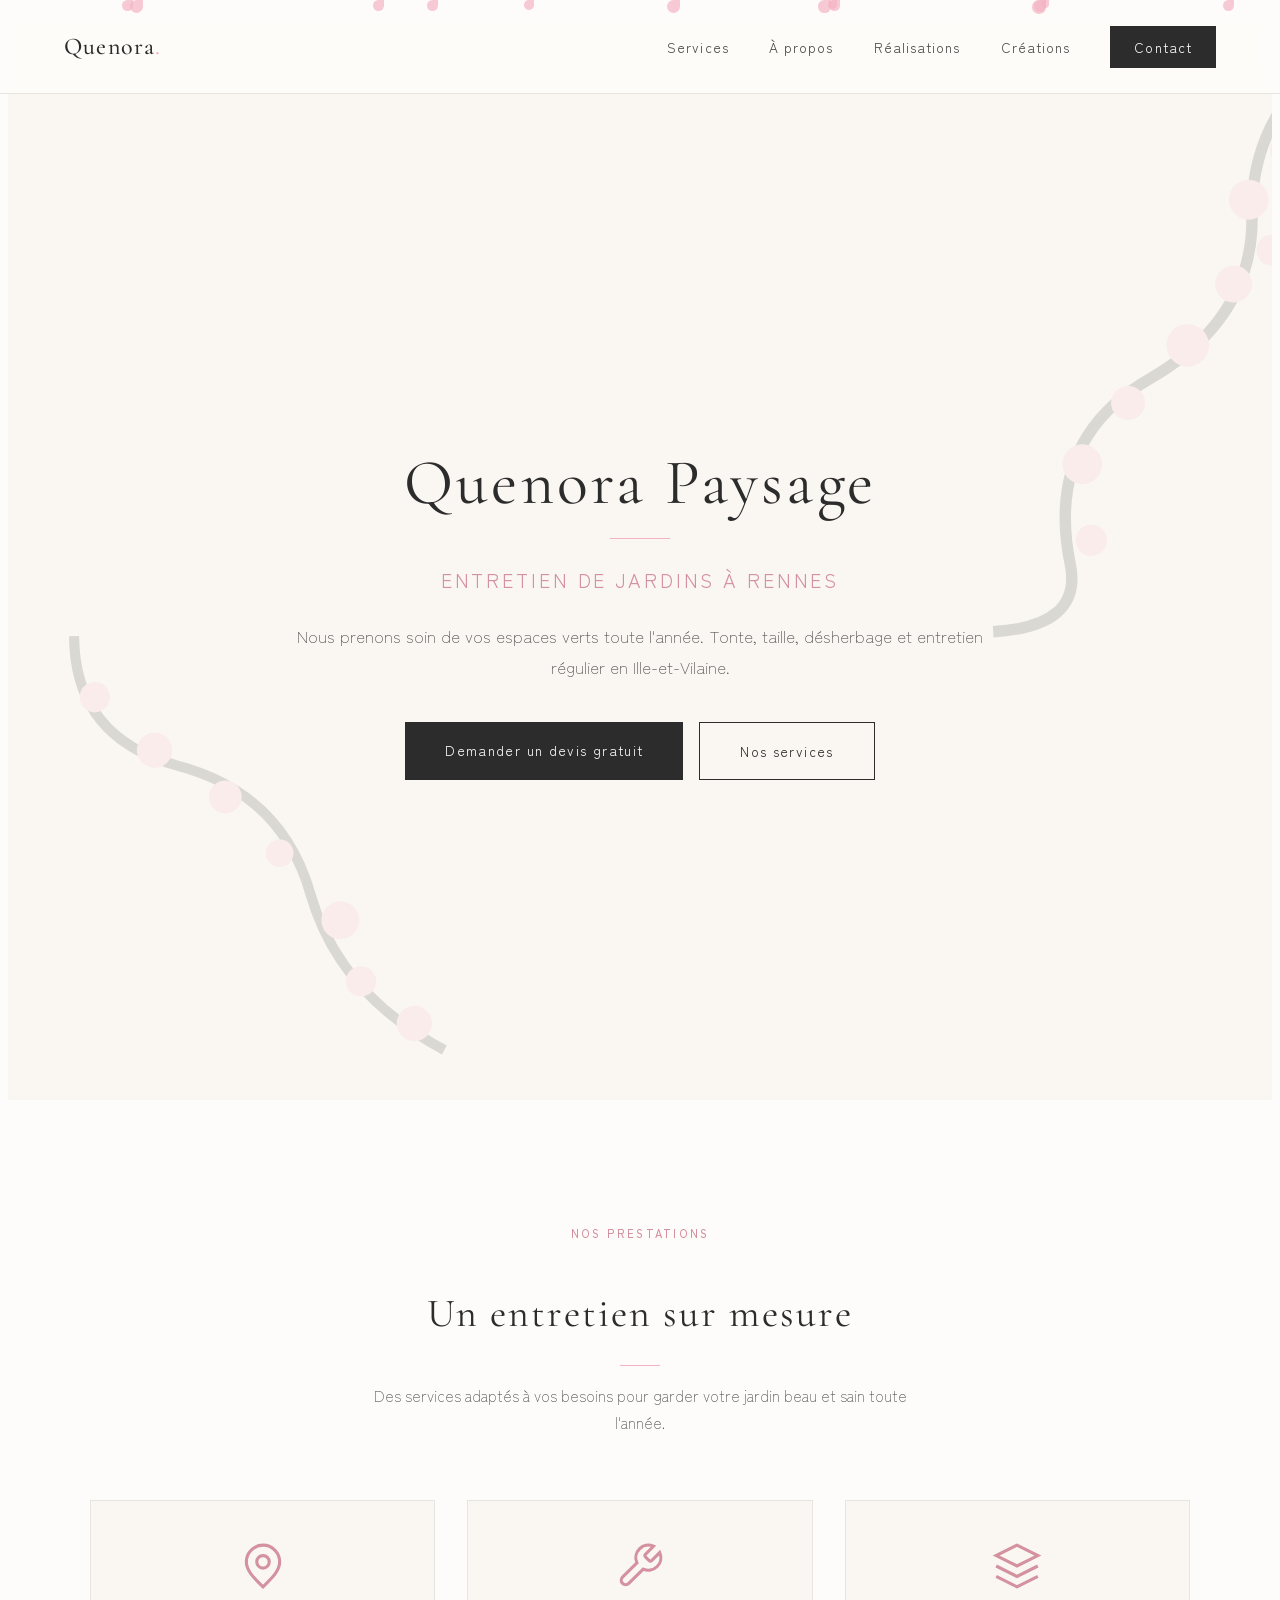
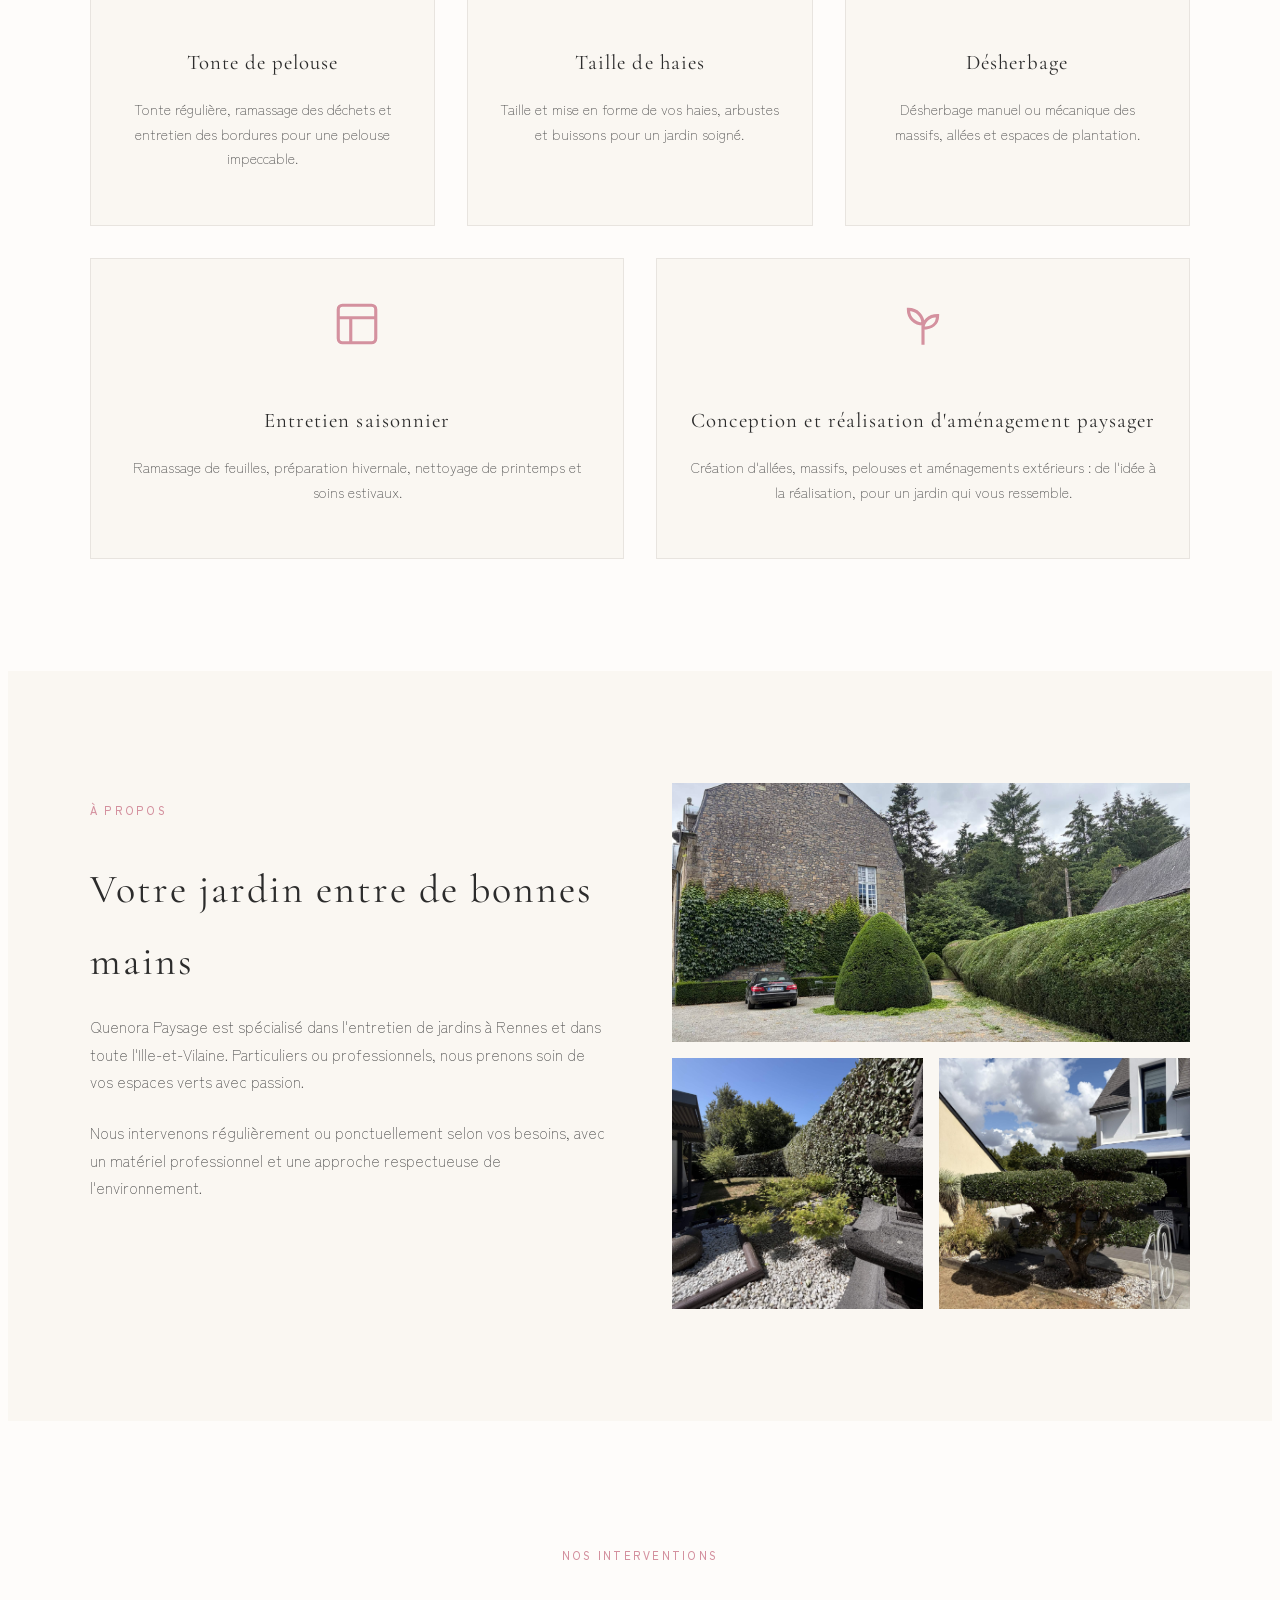
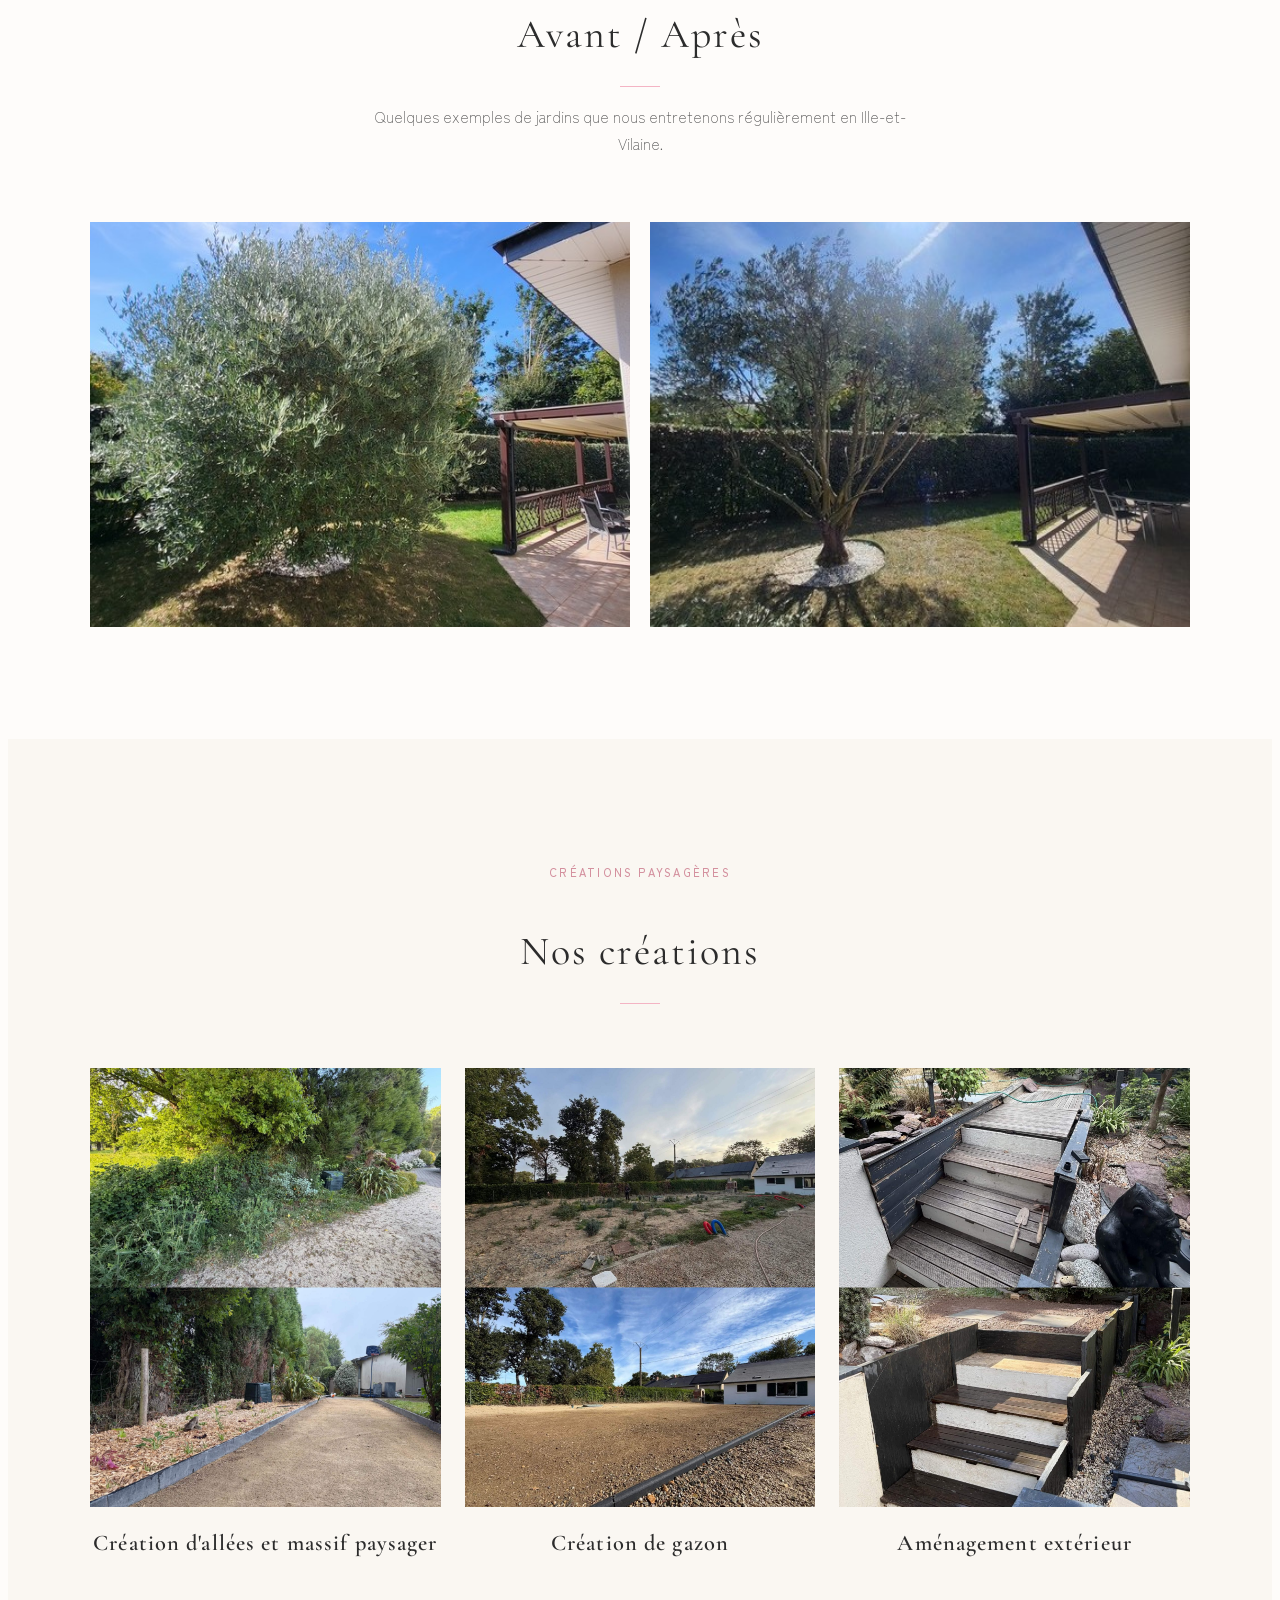
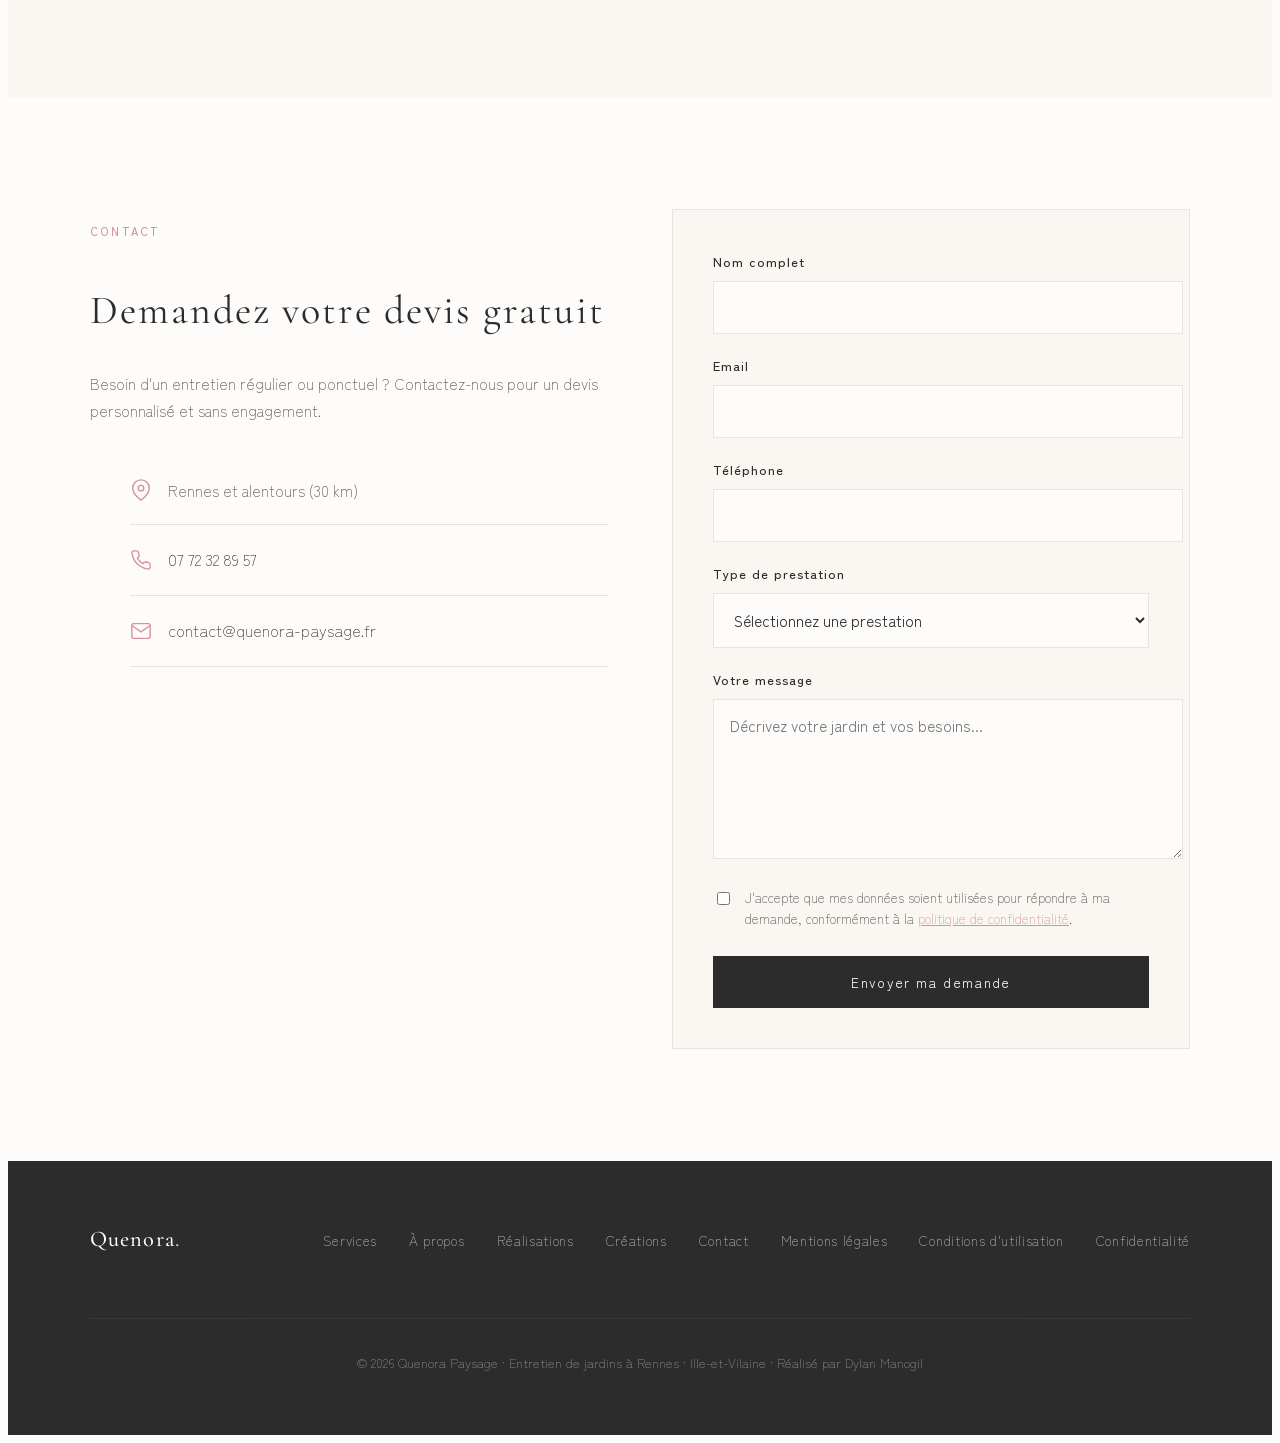
<file: index.html>
<!DOCTYPE html>
<html lang="fr">
<head>
    <meta charset="UTF-8">
    <meta name="viewport" content="width=device-width, initial-scale=1.0">
    <meta name="description" content="Quenora Paysage - Entretien de jardins à Rennes. Tonte, taille, désherbage et soins de vos espaces verts en Ille-et-Vilaine. Devis gratuit.">
    <meta name="keywords" content="entretien jardin, Rennes, Ille-et-Vilaine, tonte, taille, désherbage, paysagiste">
    <meta name="author" content="Quenora Paysage">
    <meta property="og:title" content="Quenora Paysage | Entretien de jardins à Rennes">
    <meta property="og:description" content="Entretien de jardins et espaces verts en Ille-et-Vilaine.">
    <meta property="og:type" content="website">
    <title>Quenora Paysage | Entretien de jardins à Rennes - Ille-et-Vilaine</title>
    <link rel="preconnect" href="https://fonts.googleapis.com">
    <link rel="preconnect" href="https://fonts.gstatic.com" crossorigin>
    <link href="https://fonts.googleapis.com/css2?family=Cormorant+Garamond:wght@400;500;600&family=Zen+Kaku+Gothic+New:wght@300;400;500&display=swap" rel="stylesheet">
    <link rel="stylesheet" href="css/style.css">
</head>
<body>
    <div class="sakura-container" id="sakura"></div>

    <nav class="nav">
        <a href="#" class="nav__logo">
            <span class="nav__logo-text">Quenora<span class="nav__logo-accent">.</span></span>
        </a>
        <ul class="nav__links">
            <li><a href="#services" class="nav__link">Services</a></li>
            <li><a href="#about" class="nav__link">À propos</a></li>
            <li><a href="#realisations" class="nav__link">Réalisations</a></li>
            <li><a href="#creations" class="nav__link">Créations</a></li>
            <li><a href="#contact" class="nav__link nav__link--cta">Contact</a></li>
        </ul>
        <button class="nav__toggle" aria-label="Menu"><span></span><span></span><span></span></button>
    </nav>

    <section class="hero">
        <svg class="hero__branch hero__branch--right" viewBox="0 0 400 500" fill="none" aria-hidden="true">
            <path d="M350 20 Q 300 80, 320 150 Q 340 220, 280 280 Q 220 340, 260 420 Q 280 460, 220 480" stroke="#2C2C2C" stroke-width="8" fill="none"/>
            <circle cx="340" cy="50" r="15" fill="#F4B4C4"/><circle cx="360" cy="80" r="12" fill="#F4B4C4"/><circle cx="330" cy="100" r="10" fill="#F4B4C4"/><circle cx="315" cy="140" r="14" fill="#F4B4C4"/><circle cx="340" cy="170" r="11" fill="#F4B4C4"/><circle cx="320" cy="200" r="13" fill="#F4B4C4"/><circle cx="300" cy="250" r="15" fill="#F4B4C4"/><circle cx="270" cy="300" r="12" fill="#F4B4C4"/><circle cx="250" cy="350" r="14" fill="#F4B4C4"/><circle cx="270" cy="400" r="11" fill="#F4B4C4"/>
        </svg>
        <svg class="hero__branch hero__branch--left" viewBox="0 0 400 500" fill="none" aria-hidden="true">
            <path d="M50 480 Q 100 400, 80 320 Q 60 240, 120 180 Q 180 120, 140 50" stroke="#2C2C2C" stroke-width="8" fill="none"/>
            <circle cx="60" cy="450" r="14" fill="#F4B4C4"/><circle cx="80" cy="400" r="12" fill="#F4B4C4"/><circle cx="70" cy="350" r="15" fill="#F4B4C4"/><circle cx="85" cy="280" r="11" fill="#F4B4C4"/><circle cx="100" cy="220" r="13" fill="#F4B4C4"/><circle cx="130" cy="160" r="14" fill="#F4B4C4"/><circle cx="150" cy="100" r="12" fill="#F4B4C4"/>
        </svg>
        <div class="hero__content">
            <h1 class="hero__title">Quenora Paysage</h1>
            <div class="hero__line"></div>
            <p class="hero__subtitle">Entretien de jardins à Rennes</p>
            <p class="hero__text">Nous prenons soin de vos espaces verts toute l'année. Tonte, taille, désherbage et entretien régulier en Ille-et-Vilaine.</p>
            <div class="btn-group">
                <a href="#contact" class="btn btn--primary">Demander un devis gratuit</a>
                <a href="#services" class="btn btn--secondary">Nos services</a>
            </div>
        </div>
    </section>

    <section class="section section--white" id="services">
        <header class="section__header">
            <p class="section__tag">Nos prestations</p>
            <h2 class="section__title">Un entretien sur mesure</h2>
            <div class="section__line"></div>
            <p class="section__text">Des services adaptés à vos besoins pour garder votre jardin beau et sain toute l'année.</p>
        </header>
        <div class="services__grid">
            <a href="#creations" class="service-card">
                <svg class="service-card__icon" viewBox="0 0 24 24" fill="none" stroke="currentColor" stroke-width="1.5"><path d="M12 22c4-4 8-7.5 8-12a8 8 0 10-16 0c0 4.5 4 8 8 12z"/><circle cx="12" cy="10" r="3"/></svg>
                <h3 class="service-card__title">Tonte de pelouse</h3>
                <p class="service-card__text">Tonte régulière, ramassage des déchets et entretien des bordures pour une pelouse impeccable.</p>
            </a>
            <a href="#creations" class="service-card">
                <svg class="service-card__icon" viewBox="0 0 24 24" fill="none" stroke="currentColor" stroke-width="1.5"><path d="M14.7 6.3a1 1 0 000 1.4l1.6 1.6a1 1 0 001.4 0l3.77-3.77a6 6 0 01-7.94 7.94l-6.91 6.91a2.12 2.12 0 01-3-3l6.91-6.91a6 6 0 017.94-7.94l-3.76 3.76z"/></svg>
                <h3 class="service-card__title">Taille de haies</h3>
                <p class="service-card__text">Taille et mise en forme de vos haies, arbustes et buissons pour un jardin soigné.</p>
            </a>
            <a href="#creations" class="service-card">
                <svg class="service-card__icon" viewBox="0 0 24 24" fill="none" stroke="currentColor" stroke-width="1.5"><path d="M12 2L2 7l10 5 10-5-10-5zM2 17l10 5 10-5M2 12l10 5 10-5"/></svg>
                <h3 class="service-card__title">Désherbage</h3>
                <p class="service-card__text">Désherbage manuel ou mécanique des massifs, allées et espaces de plantation.</p>
            </a>
            <a href="#creations" class="service-card">
                <svg class="service-card__icon" viewBox="0 0 24 24" fill="none" stroke="currentColor" stroke-width="1.5"><rect x="3" y="3" width="18" height="18" rx="2"/><path d="M3 9h18M9 21V9"/></svg>
                <h3 class="service-card__title">Entretien saisonnier</h3>
                <p class="service-card__text">Ramassage de feuilles, préparation hivernale, nettoyage de printemps et soins estivaux.</p>
            </a>
            <a href="#creations" class="service-card">
                <svg class="service-card__icon" viewBox="0 0 24 24" fill="none" stroke="currentColor" stroke-width="1.5"><path d="M12 22V12M12 12c0-4-3-7-7-7 0 4 3 7 7 7zM12 14c0-3 2.5-6 7-6 0 4-3 6-7 6z"/></svg>
                <h3 class="service-card__title">Conception et réalisation d'aménagement paysager</h3>
                <p class="service-card__text">Création d'allées, massifs, pelouses et aménagements extérieurs : de l'idée à la réalisation, pour un jardin qui vous ressemble.</p>
            </a>
        </div>
    </section>

    <section class="section section--beige" id="about">
        <div class="about__container">
            <div class="about__content">
                <p class="section__tag">À propos</p>
                <h2 class="section__title">Votre jardin entre de bonnes mains</h2>
                <p class="about__text">Quenora Paysage est spécialisé dans l'entretien de jardins à Rennes et dans toute l'Ille-et-Vilaine. Particuliers ou professionnels, nous prenons soin de vos espaces verts avec passion.</p>
                <p class="about__text">Nous intervenons régulièrement ou ponctuellement selon vos besoins, avec un matériel professionnel et une approche respectueuse de l'environnement.</p>
                <div class="about__stats">
                    <div class="stat"><div class="stat__number">5+</div><div class="stat__label">Années d'expérience</div></div>
                    <div class="stat"><div class="stat__number">120+</div><div class="stat__label">Clients réguliers</div></div>
                    <div class="stat"><div class="stat__number">100%</div><div class="stat__label">Satisfaction</div></div>
                </div>
            </div>
            <div class="about__visual">
                <div class="visual-block visual-block--wide"><img src="img/about-main.jpg" alt="Entretien de jardin" class="visual-block__img"></div>
                <div class="visual-block"><img src="img/about-1.jpg" alt="Tonte de pelouse" class="visual-block__img"></div>
                <div class="visual-block"><img src="img/about-2.jpg" alt="Taille de haies" class="visual-block__img"></div>
            </div>
        </div>
    </section>

    <section class="section section--white" id="realisations">
        <header class="section__header">
            <p class="section__tag">Nos interventions</p>
            <h2 class="section__title">Avant / Après</h2>
            <div class="section__line"></div>
            <p class="section__text">Quelques exemples de jardins que nous entretenons régulièrement en Ille-et-Vilaine.</p>
        </header>
        <div class="portfolio__grid">
            <article class="portfolio-item">
                <img src="img/portfolio-2.jpg" alt="Olivier avant la taille" class="portfolio-item__img">
            </article>
            <article class="portfolio-item">
                <img src="img/portfolio-3.jpg" alt="Olivier après la taille" class="portfolio-item__img">
            </article>
        </div>
    </section>

    <section class="section section--beige" id="creations">
        <header class="section__header">
            <p class="section__tag">Créations paysagères</p>
            <h2 class="section__title">Nos créations</h2>
            <div class="section__line"></div>
        </header>
        <div class="creations__grid">
            <article class="creation-card">
                <div class="creation-card__visual"><img src="img/creation-1.jpg" alt="Création d'allées et massif paysager" class="creation-card__img" loading="lazy"></div>
                <h3 class="creation-card__title">Création d'allées et massif paysager</h3>
            </article>
            <article class="creation-card">
                <div class="creation-card__visual"><img src="img/creation-2.jpg" alt="Création de gazon" class="creation-card__img" loading="lazy"></div>
                <h3 class="creation-card__title">Création de gazon</h3>
            </article>
            <article class="creation-card">
                <div class="creation-card__visual"><img src="img/creation-3.jpg" alt="Aménagement extérieur" class="creation-card__img" loading="lazy"></div>
                <h3 class="creation-card__title">Aménagement extérieur</h3>
            </article>
        </div>
    </section>

    <section class="section section--white" id="contact">
        <div class="contact__container">
            <div class="contact__info">
                <p class="section__tag">Contact</p>
                <h2 class="contact__title">Demandez votre devis gratuit</h2>
                <p class="contact__text">Besoin d'un entretien régulier ou ponctuel ? Contactez-nous pour un devis personnalisé et sans engagement.</p>
                <ul class="contact__details">
                    <li><svg viewBox="0 0 24 24" fill="none" stroke="currentColor" stroke-width="1.5"><path d="M21 10c0 7-9 13-9 13s-9-6-9-13a9 9 0 0118 0z"/><circle cx="12" cy="10" r="3"/></svg><span>Rennes et alentours (30 km)</span></li>
                    <li><svg viewBox="0 0 24 24" fill="none" stroke="currentColor" stroke-width="1.5"><path d="M22 16.92v3a2 2 0 01-2.18 2 19.79 19.79 0 01-8.63-3.07 19.5 19.5 0 01-6-6 19.79 19.79 0 01-3.07-8.67A2 2 0 014.11 2h3a2 2 0 012 1.72 12.84 12.84 0 00.7 2.81 2 2 0 01-.45 2.11L8.09 9.91a16 16 0 006 6l1.27-1.27a2 2 0 012.11-.45 12.84 12.84 0 002.81.7A2 2 0 0122 16.92z"/></svg><a href="tel:+33772328957" class="contact__link">07 72 32 89 57</a></li>
                    <li><svg viewBox="0 0 24 24" fill="none" stroke="currentColor" stroke-width="1.5"><path d="M4 4h16c1.1 0 2 .9 2 2v12c0 1.1-.9 2-2 2H4c-1.1 0-2-.9-2-2V6c0-1.1.9-2 2-2z"/><path d="M22 6l-10 7L2 6"/></svg><a href="mailto:contact@quenora-paysage.fr" class="contact__link">contact@quenora-paysage.fr</a></li>
                </ul>
            </div>
            <form class="form" action="#" method="POST">
                <div class="form__group"><label class="form__label" for="name">Nom complet</label><input class="form__input" type="text" id="name" name="name" required></div>
                <div class="form__group"><label class="form__label" for="email">Email</label><input class="form__input" type="email" id="email" name="email" required></div>
                <div class="form__group"><label class="form__label" for="phone">Téléphone</label><input class="form__input" type="tel" id="phone" name="phone"></div>
                <div class="form__group"><label class="form__label" for="service">Type de prestation</label>
                    <select class="form__select" id="service" name="service">
                        <option value="">Sélectionnez une prestation</option>
                        <option value="tonte">Tonte de pelouse</option>
                        <option value="taille">Taille de haies / arbustes</option>
                        <option value="desherbage">Désherbage</option>
                        <option value="entretien">Remise en état</option>
                        <option value="creation">Création paysagère</option>
                    </select>
                </div>
                <div class="form__group"><label class="form__label" for="message">Votre message</label><textarea class="form__textarea" id="message" name="message" placeholder="Décrivez votre jardin et vos besoins..."></textarea></div>
                <div class="form__group form__consent">
                    <input type="checkbox" id="consent" name="consent" required>
                    <label for="consent">J'accepte que mes données soient utilisées pour répondre à ma demande, conformément à la <a href="confidentialite.html">politique de confidentialité</a>.</label>
                </div>
                <button type="submit" class="btn btn--primary">Envoyer ma demande</button>
            </form>
        </div>
    </section>

    <footer class="footer">
        <div class="footer__container">
            <div class="footer__logo"><span class="footer__logo-text">Quenora<span class="footer__logo-accent">.</span></span></div>
            <ul class="footer__links">
                <li><a href="#services" class="footer__link">Services</a></li>
                <li><a href="#about" class="footer__link">À propos</a></li>
                <li><a href="#realisations" class="footer__link">Réalisations</a></li>
                <li><a href="#creations" class="footer__link">Créations</a></li>
                <li><a href="#contact" class="footer__link">Contact</a></li>
                <li><a href="mentions-legales.html" class="footer__link">Mentions légales</a></li>
                <li><a href="conditions-utilisation.html" class="footer__link">Conditions d'utilisation</a></li>
                <li><a href="confidentialite.html" class="footer__link">Confidentialité</a></li>
            </ul>
            <p class="footer__copy">© 2026 Quenora Paysage · Entretien de jardins à Rennes · Ille-et-Vilaine · Réalisé par Dylan Manogil</p>
        </div>
    </footer>

    <script src="js/main.js"></script>
</body>
</html>
</file>
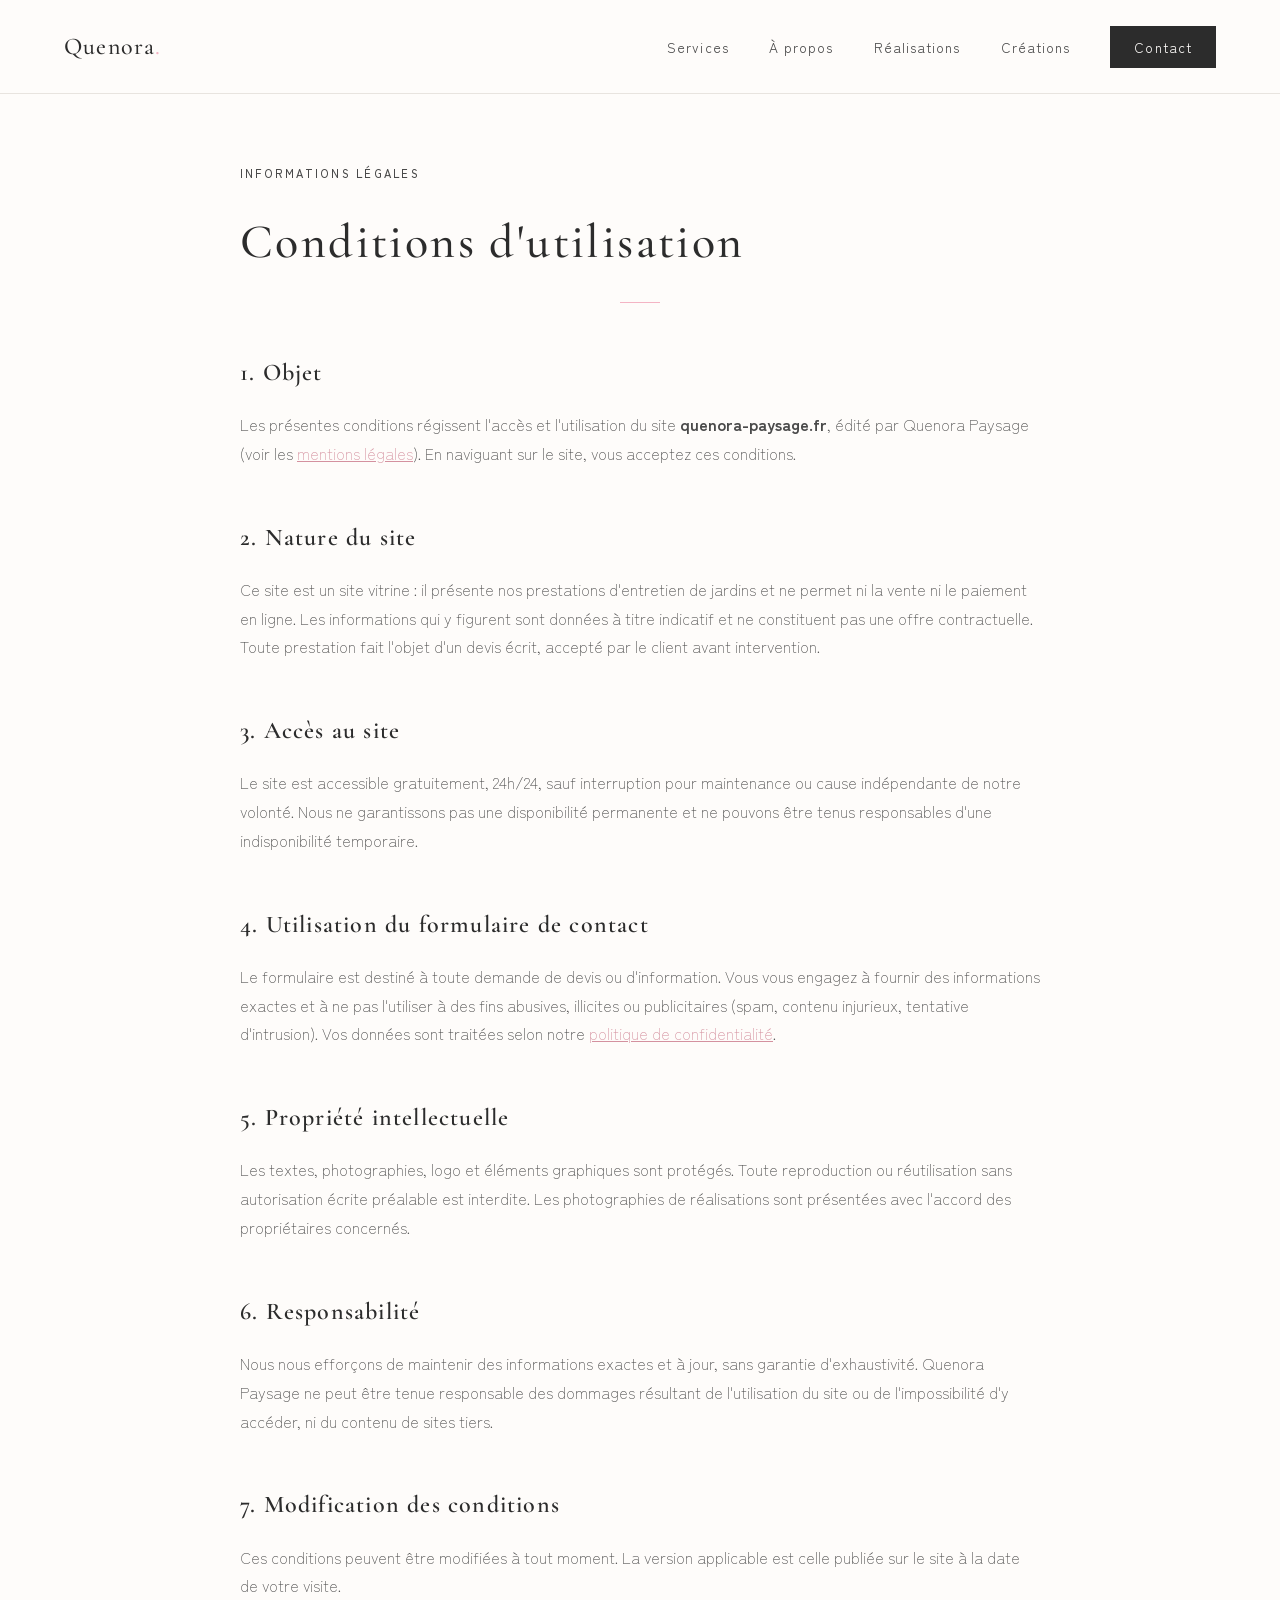
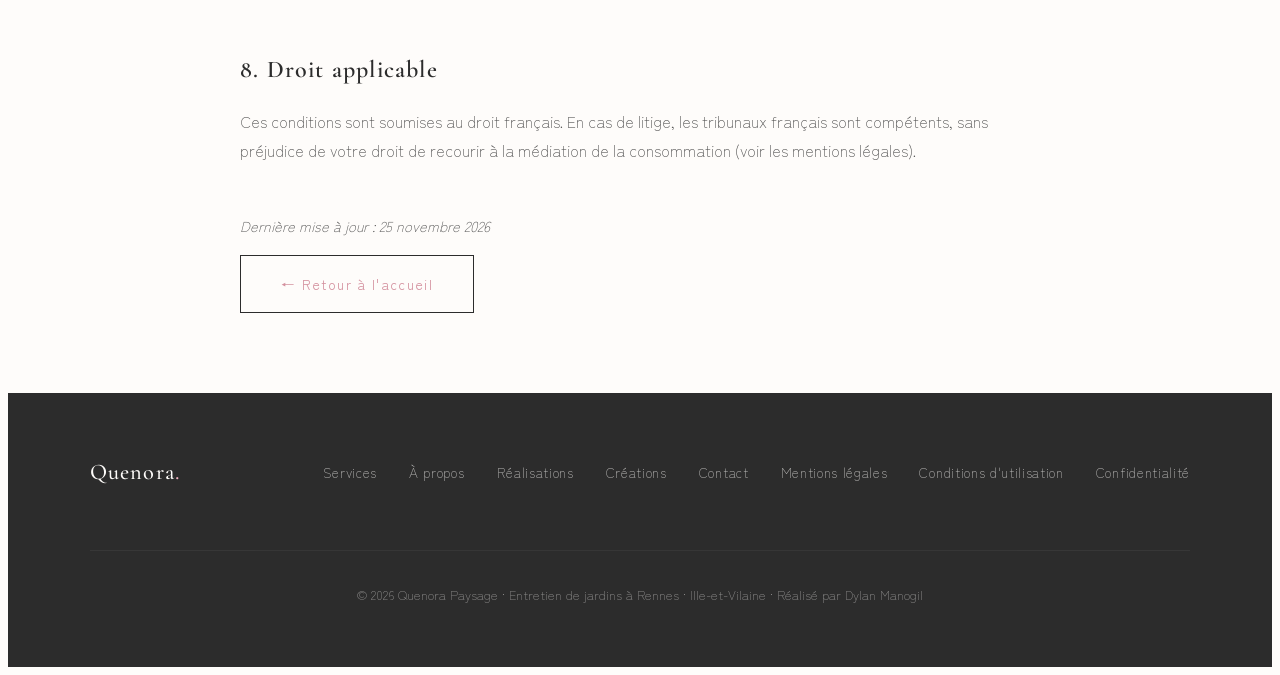
<file: conditions-utilisation.html>
<!DOCTYPE html>
<html lang="fr">
<head>
    <meta charset="UTF-8">
    <meta name="viewport" content="width=device-width, initial-scale=1.0">
    <meta name="description" content="Conditions générales d'utilisation du site Quenora Paysage.">
    <meta name="robots" content="noindex, follow">
    <title>Conditions d'utilisation | Quenora Paysage</title>
    <link rel="preconnect" href="https://fonts.googleapis.com">
    <link rel="preconnect" href="https://fonts.gstatic.com" crossorigin>
    <link href="https://fonts.googleapis.com/css2?family=Cormorant+Garamond:wght@400;500;600&family=Zen+Kaku+Gothic+New:wght@300;400;500&display=swap" rel="stylesheet">
    <link rel="stylesheet" href="css/style.css">
</head>
<body>
    <nav class="nav">
        <a href="index.html" class="nav__logo">
            <span class="nav__logo-text">Quenora<span class="nav__logo-accent">.</span></span>
        </a>
        <ul class="nav__links">
            <li><a href="index.html#services" class="nav__link">Services</a></li>
            <li><a href="index.html#about" class="nav__link">À propos</a></li>
            <li><a href="index.html#realisations" class="nav__link">Réalisations</a></li>
            <li><a href="index.html#creations" class="nav__link">Créations</a></li>
            <li><a href="index.html#contact" class="nav__link nav__link--cta">Contact</a></li>
        </ul>
        <button class="nav__toggle" aria-label="Menu"><span></span><span></span><span></span></button>
    </nav>

    <main class="legal">
        <div class="legal__container">
            <p class="section__tag">Informations légales</p>
            <h1 class="legal__title">Conditions d'utilisation</h1>
            <div class="section__line"></div>

            <section>
                <h2>1. Objet</h2>
                <p>Les présentes conditions régissent l'accès et l'utilisation du site <strong>quenora-paysage.fr</strong>, édité par Quenora Paysage (voir les <a href="mentions-legales.html">mentions légales</a>). En naviguant sur le site, vous acceptez ces conditions.</p>
            </section>

            <section>
                <h2>2. Nature du site</h2>
                <p>Ce site est un site vitrine : il présente nos prestations d'entretien de jardins et ne permet ni la vente ni le paiement en ligne. Les informations qui y figurent sont données à titre indicatif et ne constituent pas une offre contractuelle. Toute prestation fait l'objet d'un devis écrit, accepté par le client avant intervention.</p>
            </section>

            <section>
                <h2>3. Accès au site</h2>
                <p>Le site est accessible gratuitement, 24h/24, sauf interruption pour maintenance ou cause indépendante de notre volonté. Nous ne garantissons pas une disponibilité permanente et ne pouvons être tenus responsables d'une indisponibilité temporaire.</p>
            </section>

            <section>
                <h2>4. Utilisation du formulaire de contact</h2>
                <p>Le formulaire est destiné à toute demande de devis ou d'information. Vous vous engagez à fournir des informations exactes et à ne pas l'utiliser à des fins abusives, illicites ou publicitaires (spam, contenu injurieux, tentative d'intrusion). Vos données sont traitées selon notre <a href="confidentialite.html">politique de confidentialité</a>.</p>
            </section>

            <section>
                <h2>5. Propriété intellectuelle</h2>
                <p>Les textes, photographies, logo et éléments graphiques sont protégés. Toute reproduction ou réutilisation sans autorisation écrite préalable est interdite. Les photographies de réalisations sont présentées avec l'accord des propriétaires concernés.</p>
            </section>

            <section>
                <h2>6. Responsabilité</h2>
                <p>Nous nous efforçons de maintenir des informations exactes et à jour, sans garantie d'exhaustivité. Quenora Paysage ne peut être tenue responsable des dommages résultant de l'utilisation du site ou de l'impossibilité d'y accéder, ni du contenu de sites tiers.</p>
            </section>

            <section>
                <h2>7. Modification des conditions</h2>
                <p>Ces conditions peuvent être modifiées à tout moment. La version applicable est celle publiée sur le site à la date de votre visite.</p>
            </section>

            <section>
                <h2>8. Droit applicable</h2>
                <p>Ces conditions sont soumises au droit français. En cas de litige, les tribunaux français sont compétents, sans préjudice de votre droit de recourir à la médiation de la consommation (voir les mentions légales).</p>
            </section>


            <p class="legal__update">Dernière mise à jour : 25 novembre 2026</p>
            <p><a href="index.html" class="btn btn--secondary">← Retour à l'accueil</a></p>
        </div>
    </main>

    <footer class="footer">
        <div class="footer__container">
            <div class="footer__logo"><span class="footer__logo-text">Quenora<span class="footer__logo-accent">.</span></span></div>
            <ul class="footer__links">
                <li><a href="index.html#services" class="footer__link">Services</a></li>
                <li><a href="index.html#about" class="footer__link">À propos</a></li>
                <li><a href="index.html#realisations" class="footer__link">Réalisations</a></li>
                <li><a href="index.html#creations" class="footer__link">Créations</a></li>
                <li><a href="index.html#contact" class="footer__link">Contact</a></li>
                <li><a href="mentions-legales.html" class="footer__link">Mentions légales</a></li>
                <li><a href="conditions-utilisation.html" class="footer__link">Conditions d'utilisation</a></li>
                <li><a href="confidentialite.html" class="footer__link">Confidentialité</a></li>
            </ul>
            <p class="footer__copy">© 2026 Quenora Paysage · Entretien de jardins à Rennes · Ille-et-Vilaine · Réalisé par Dylan Manogil</p>
        </div>
    </footer>

    <script src="js/main.js"></script>
</body>
</html>
</file>
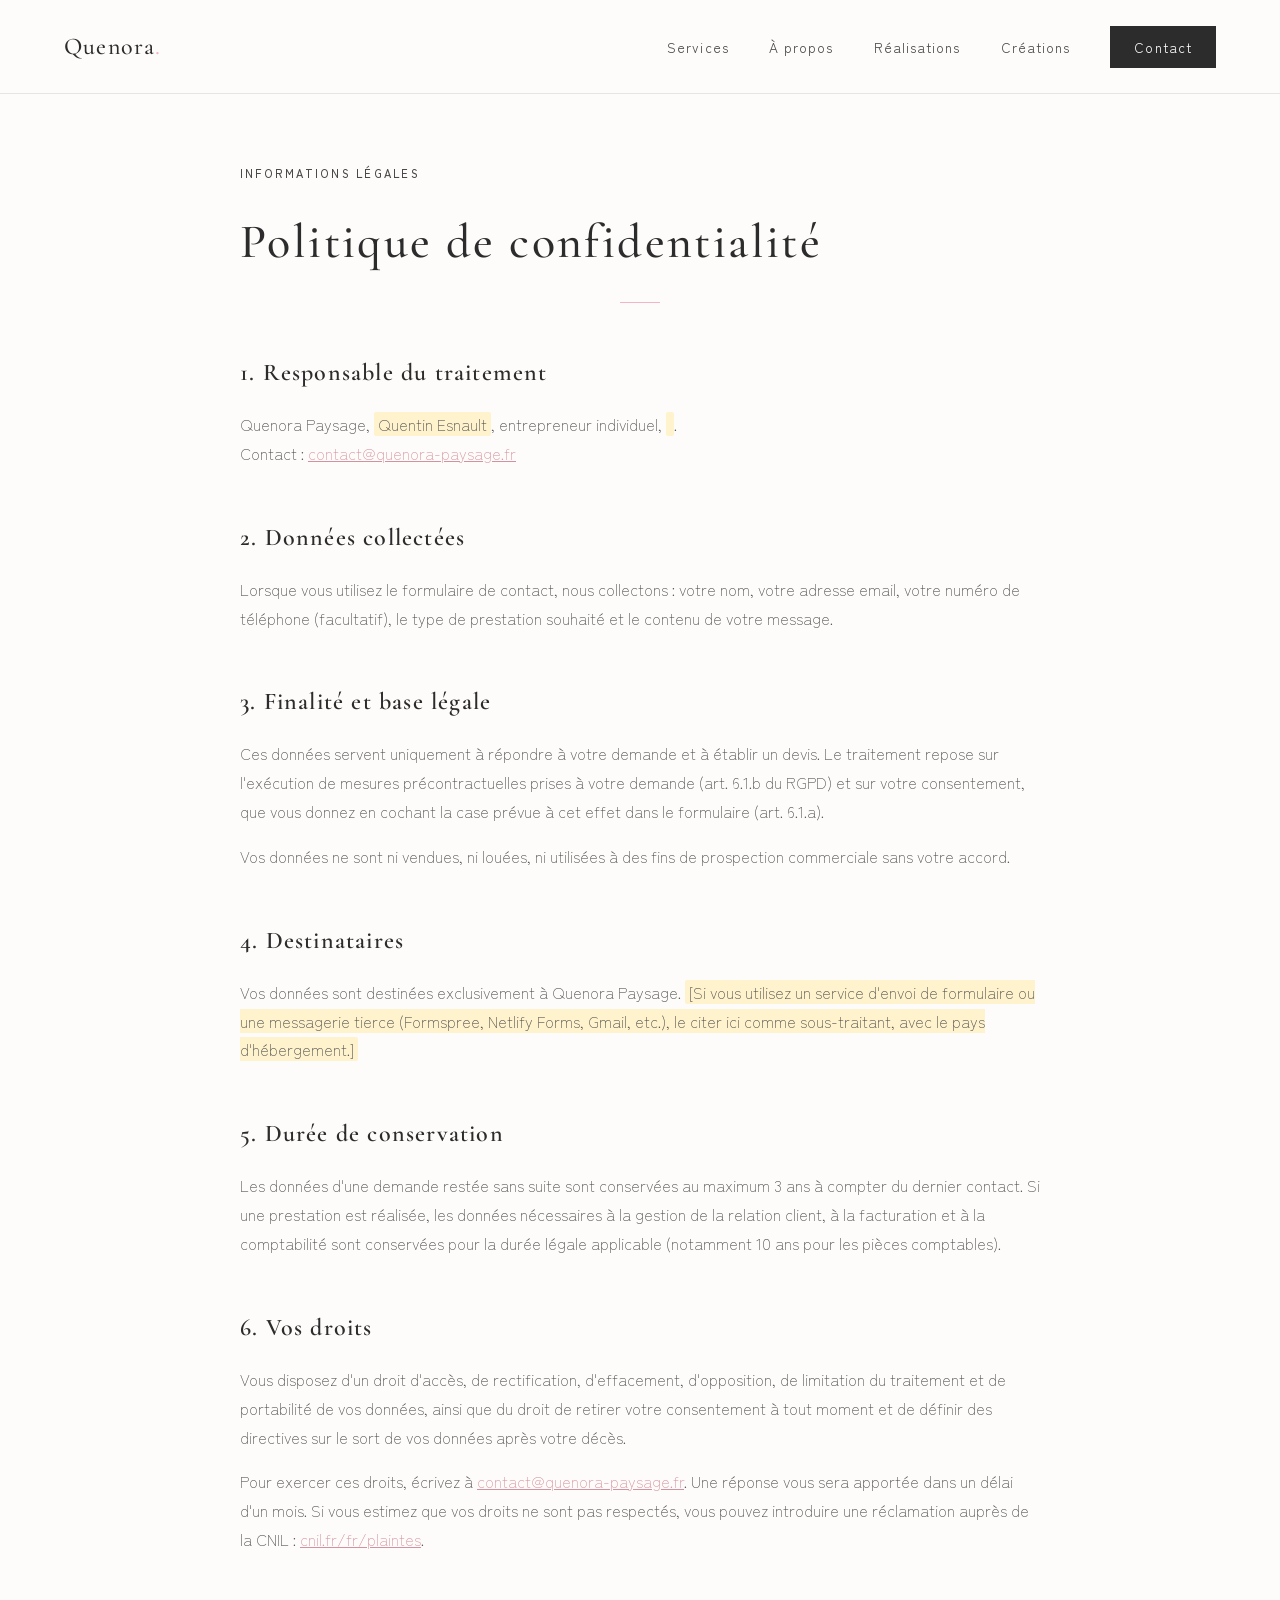
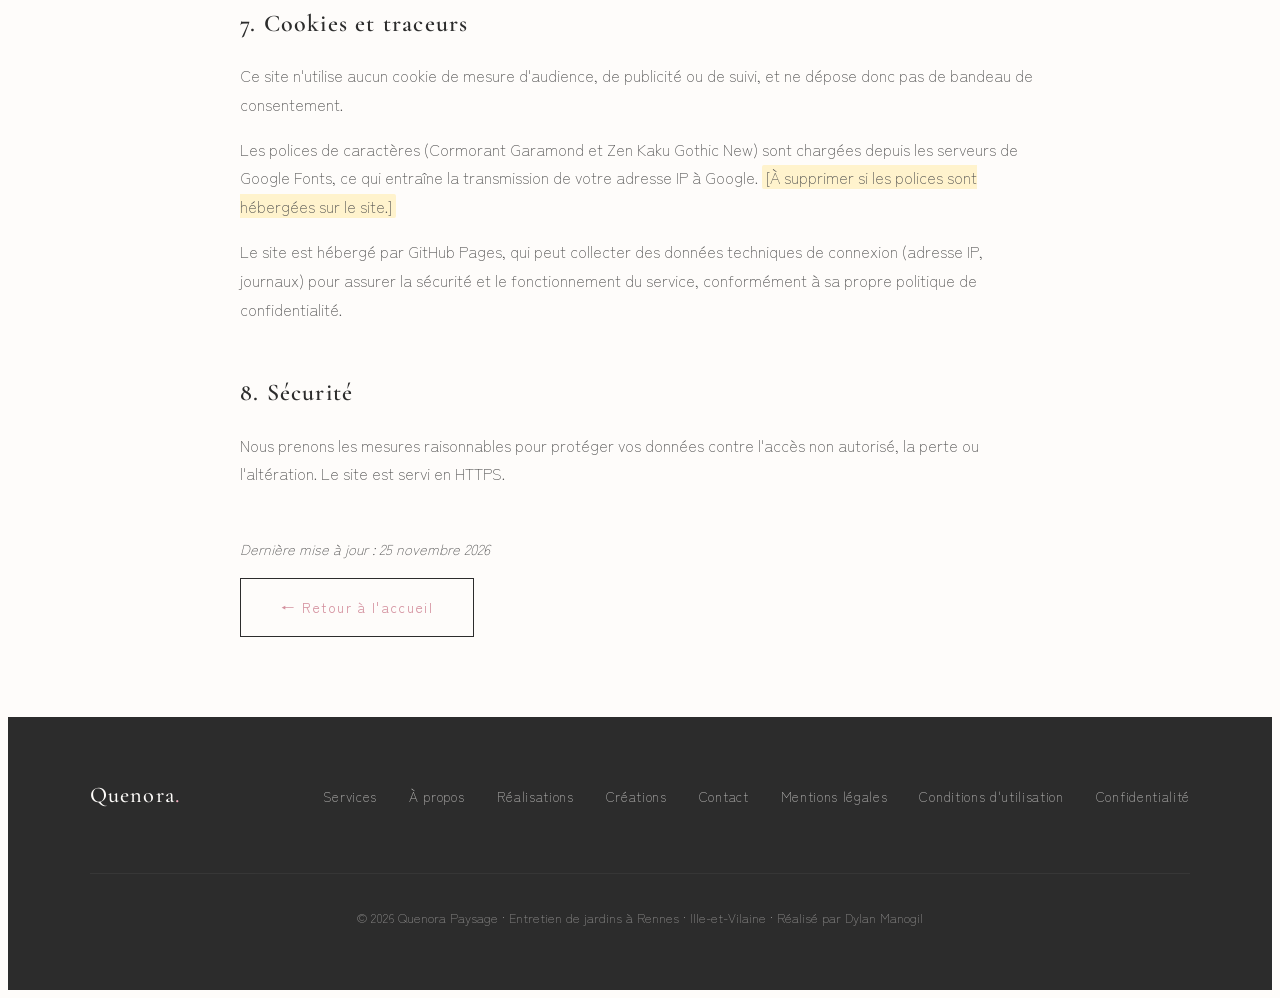
<file: confidentialite.html>
<!DOCTYPE html>
<html lang="fr">
<head>
    <meta charset="UTF-8">
    <meta name="viewport" content="width=device-width, initial-scale=1.0">
    <meta name="description" content="Politique de confidentialité et gestion des cookies de Quenora Paysage.">
    <meta name="robots" content="noindex, follow">
    <title>Politique de confidentialité | Quenora Paysage</title>
    <link rel="preconnect" href="https://fonts.googleapis.com">
    <link rel="preconnect" href="https://fonts.gstatic.com" crossorigin>
    <link href="https://fonts.googleapis.com/css2?family=Cormorant+Garamond:wght@400;500;600&family=Zen+Kaku+Gothic+New:wght@300;400;500&display=swap" rel="stylesheet">
    <link rel="stylesheet" href="css/style.css">
</head>
<body>
    <nav class="nav">
        <a href="index.html" class="nav__logo">
            <span class="nav__logo-text">Quenora<span class="nav__logo-accent">.</span></span>
        </a>
        <ul class="nav__links">
            <li><a href="index.html#services" class="nav__link">Services</a></li>
            <li><a href="index.html#about" class="nav__link">À propos</a></li>
            <li><a href="index.html#realisations" class="nav__link">Réalisations</a></li>
            <li><a href="index.html#creations" class="nav__link">Créations</a></li>
            <li><a href="index.html#contact" class="nav__link nav__link--cta">Contact</a></li>
        </ul>
        <button class="nav__toggle" aria-label="Menu"><span></span><span></span><span></span></button>
    </nav>

    <main class="legal">
        <div class="legal__container">
            <p class="section__tag">Informations légales</p>
            <h1 class="legal__title">Politique de confidentialité</h1>
            <div class="section__line"></div>

            <section>
                <h2>1. Responsable du traitement</h2>
                <p>Quenora Paysage, <span class="todo">Quentin Esnault</span>, entrepreneur individuel, <span class="todo"></span>.<br>
                Contact : <a href="mailto:contact@quenora-paysage.fr">contact@quenora-paysage.fr</a></p>
            </section>

            <section>
                <h2>2. Données collectées</h2>
                <p>Lorsque vous utilisez le formulaire de contact, nous collectons : votre nom, votre adresse email, votre numéro de téléphone (facultatif), le type de prestation souhaité et le contenu de votre message.</p>
            </section>

            <section>
                <h2>3. Finalité et base légale</h2>
                <p>Ces données servent uniquement à répondre à votre demande et à établir un devis. Le traitement repose sur l'exécution de mesures précontractuelles prises à votre demande (art. 6.1.b du RGPD) et sur votre consentement, que vous donnez en cochant la case prévue à cet effet dans le formulaire (art. 6.1.a).</p>
                <p>Vos données ne sont ni vendues, ni louées, ni utilisées à des fins de prospection commerciale sans votre accord.</p>
            </section>

            <section>
                <h2>4. Destinataires</h2>
                <p>Vos données sont destinées exclusivement à Quenora Paysage. <span class="todo">[Si vous utilisez un service d'envoi de formulaire ou une messagerie tierce (Formspree, Netlify Forms, Gmail, etc.), le citer ici comme sous-traitant, avec le pays d'hébergement.]</span></p>
            </section>

            <section>
                <h2>5. Durée de conservation</h2>
                <p>Les données d'une demande restée sans suite sont conservées au maximum 3 ans à compter du dernier contact. Si une prestation est réalisée, les données nécessaires à la gestion de la relation client, à la facturation et à la comptabilité sont conservées pour la durée légale applicable (notamment 10 ans pour les pièces comptables).</p>
            </section>

            <section>
                <h2>6. Vos droits</h2>
                <p>Vous disposez d'un droit d'accès, de rectification, d'effacement, d'opposition, de limitation du traitement et de portabilité de vos données, ainsi que du droit de retirer votre consentement à tout moment et de définir des directives sur le sort de vos données après votre décès.</p>
                <p>Pour exercer ces droits, écrivez à <a href="mailto:contact@quenora-paysage.fr">contact@quenora-paysage.fr</a>. Une réponse vous sera apportée dans un délai d'un mois. Si vous estimez que vos droits ne sont pas respectés, vous pouvez introduire une réclamation auprès de la CNIL : <a href="https://www.cnil.fr/fr/plaintes" target="_blank" rel="noopener">cnil.fr/fr/plaintes</a>.</p>
            </section>

            <section>
                <h2>7. Cookies et traceurs</h2>
                <p>Ce site n'utilise aucun cookie de mesure d'audience, de publicité ou de suivi, et ne dépose donc pas de bandeau de consentement.</p>
                <p>Les polices de caractères (Cormorant Garamond et Zen Kaku Gothic New) sont chargées depuis les serveurs de Google Fonts, ce qui entraîne la transmission de votre adresse IP à Google. <span class="todo">[À supprimer si les polices sont hébergées sur le site.]</span></p>
                <p>Le site est hébergé par GitHub Pages, qui peut collecter des données techniques de connexion (adresse IP, journaux) pour assurer la sécurité et le fonctionnement du service, conformément à sa propre politique de confidentialité.</p>
            </section>

            <section>
                <h2>8. Sécurité</h2>
                <p>Nous prenons les mesures raisonnables pour protéger vos données contre l'accès non autorisé, la perte ou l'altération. Le site est servi en HTTPS.</p>
            </section>

            <p class="legal__update">Dernière mise à jour : 25 novembre 2026</p>
            <p><a href="index.html" class="btn btn--secondary">← Retour à l'accueil</a></p>
        </div>
    </main>

    <footer class="footer">
        <div class="footer__container">
            <div class="footer__logo"><span class="footer__logo-text">Quenora<span class="footer__logo-accent">.</span></span></div>
            <ul class="footer__links">
                <li><a href="index.html#services" class="footer__link">Services</a></li>
                <li><a href="index.html#about" class="footer__link">À propos</a></li>
                <li><a href="index.html#realisations" class="footer__link">Réalisations</a></li>
                <li><a href="index.html#creations" class="footer__link">Créations</a></li>
                <li><a href="index.html#contact" class="footer__link">Contact</a></li>
                <li><a href="mentions-legales.html" class="footer__link">Mentions légales</a></li>
                <li><a href="conditions-utilisation.html" class="footer__link">Conditions d'utilisation</a></li>
                <li><a href="confidentialite.html" class="footer__link">Confidentialité</a></li>
            </ul>
            <p class="footer__copy">© 2026 Quenora Paysage · Entretien de jardins à Rennes · Ille-et-Vilaine · Réalisé par Dylan Manogil</p>
        </div>
    </footer>

    <script src="js/main.js"></script>
</body>
</html>
</file>
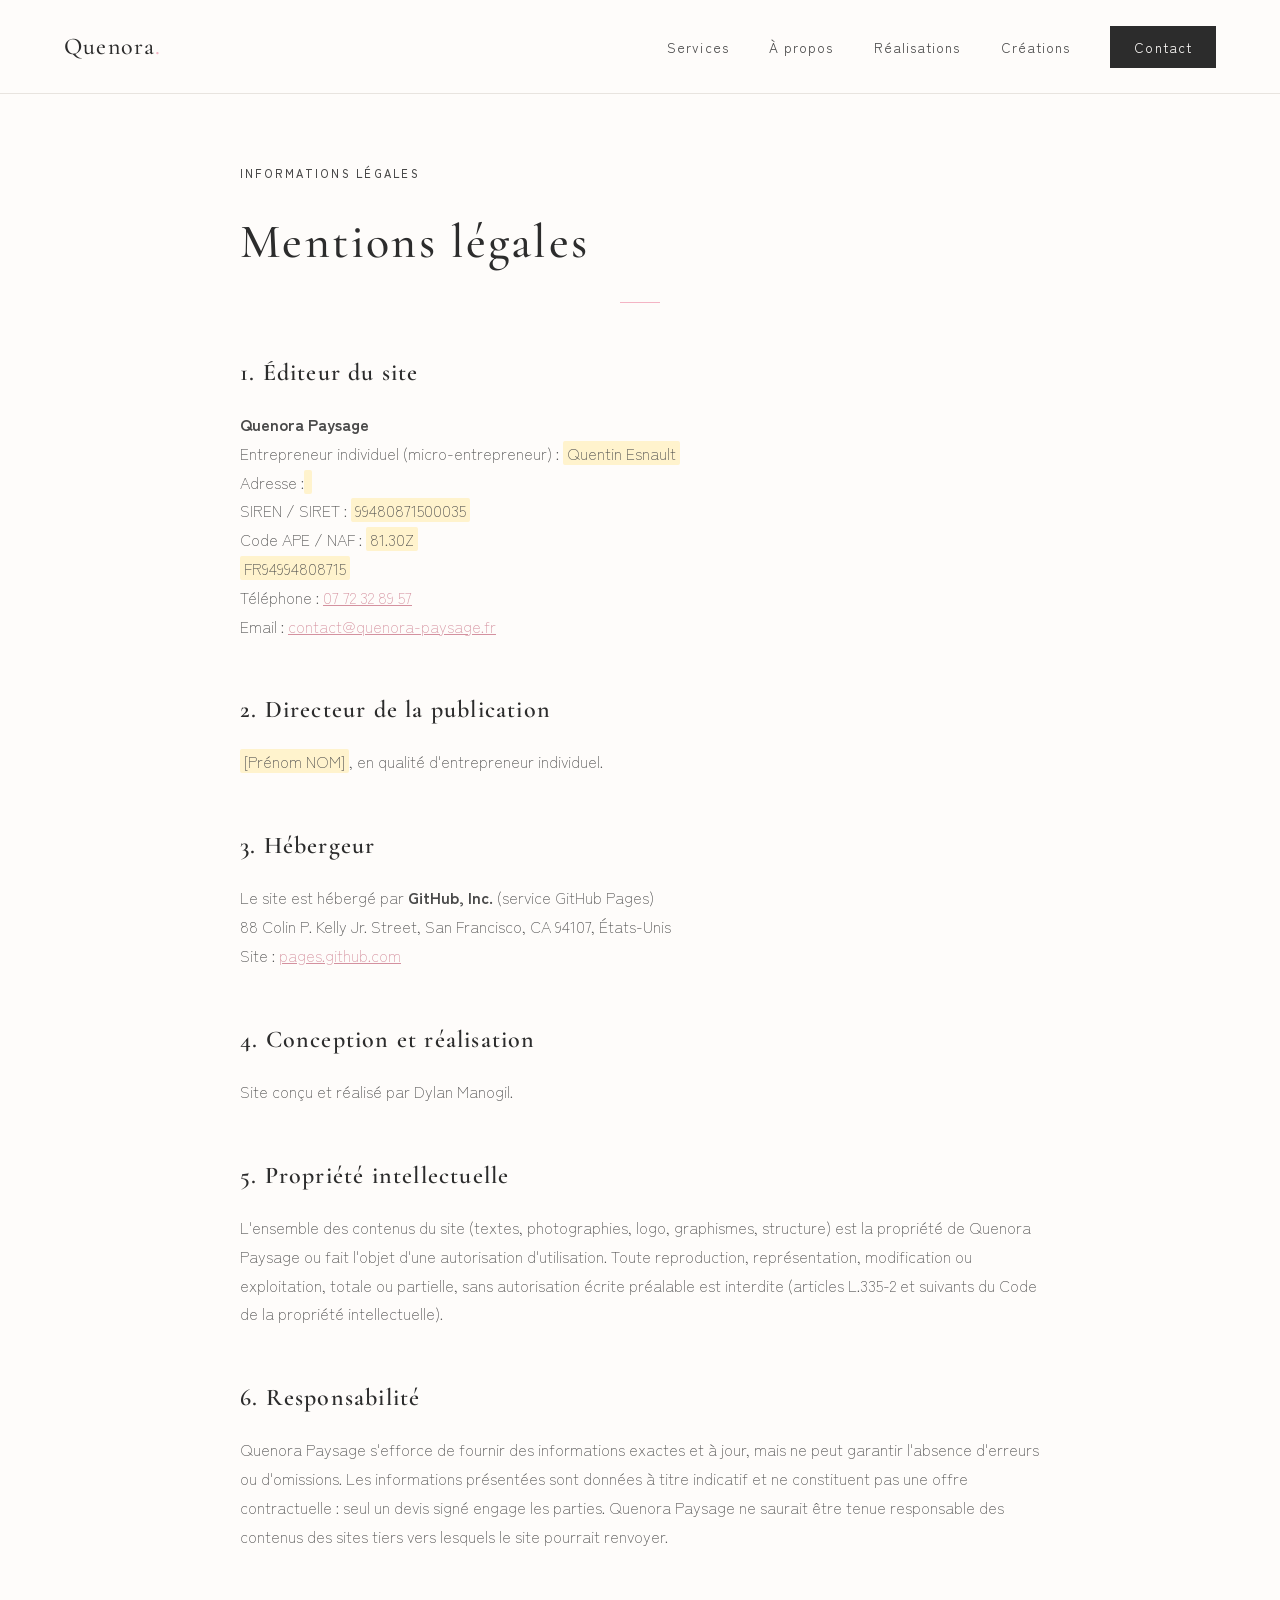
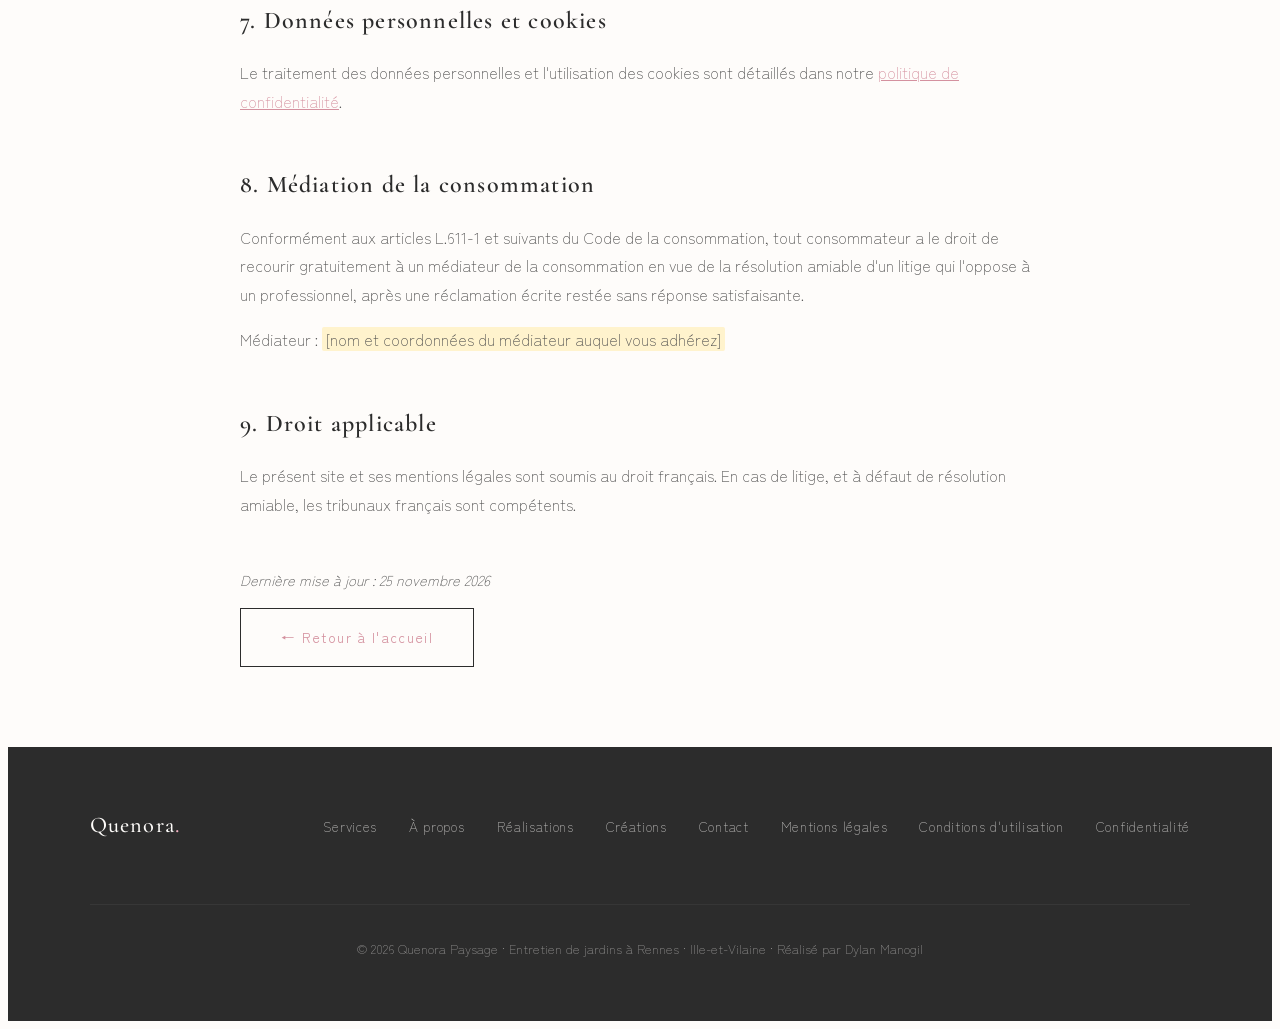
<file: mentions-legales.html>
<!DOCTYPE html>
<html lang="fr">
<head>
    <meta charset="UTF-8">
    <meta name="viewport" content="width=device-width, initial-scale=1.0">
    <meta name="description" content="Mentions légales de Quenora Paysage, entretien de jardins à Rennes.">
    <meta name="robots" content="noindex, follow">
    <title>Mentions légales | Quenora Paysage</title>
    <link rel="preconnect" href="https://fonts.googleapis.com">
    <link rel="preconnect" href="https://fonts.gstatic.com" crossorigin>
    <link href="https://fonts.googleapis.com/css2?family=Cormorant+Garamond:wght@400;500;600&family=Zen+Kaku+Gothic+New:wght@300;400;500&display=swap" rel="stylesheet">
    <link rel="stylesheet" href="css/style.css">
</head>
<body>
    <nav class="nav">
        <a href="index.html" class="nav__logo">
            <span class="nav__logo-text">Quenora<span class="nav__logo-accent">.</span></span>
        </a>
        <ul class="nav__links">
            <li><a href="index.html#services" class="nav__link">Services</a></li>
            <li><a href="index.html#about" class="nav__link">À propos</a></li>
            <li><a href="index.html#realisations" class="nav__link">Réalisations</a></li>
            <li><a href="index.html#creations" class="nav__link">Créations</a></li>
            <li><a href="index.html#contact" class="nav__link nav__link--cta">Contact</a></li>
        </ul>
        <button class="nav__toggle" aria-label="Menu"><span></span><span></span><span></span></button>
    </nav>

    <main class="legal">
        <div class="legal__container">
            <p class="section__tag">Informations légales</p>
            <h1 class="legal__title">Mentions légales</h1>
            <div class="section__line"></div>

            <section>
                <h2>1. Éditeur du site</h2>
                <p><strong>Quenora Paysage</strong><br>
                Entrepreneur individuel (micro-entrepreneur) : <span class="todo">Quentin Esnault</span><br>
                Adresse : <span class="todo"></span><br>
                SIREN / SIRET : <span class="todo">99480871500035</span><br>
                Code APE / NAF : <span class="todo">81.30Z</span><br>
                <span class="todo">FR94994808715</span><br>
                Téléphone : <a href="tel:+33772328957">07 72 32 89 57</a><br>
                Email : <a href="mailto:contact@quenora-paysage.fr">contact@quenora-paysage.fr</a></p>
            </section>

            <section>
                <h2>2. Directeur de la publication</h2>
                <p><span class="todo">[Prénom NOM]</span>, en qualité d'entrepreneur individuel.</p>
            </section>

            <section>
                <h2>3. Hébergeur</h2>
                <p>Le site est hébergé par <strong>GitHub, Inc.</strong> (service GitHub Pages)<br>
                88 Colin P. Kelly Jr. Street, San Francisco, CA 94107, États-Unis<br>
                Site : <a href="https://pages.github.com" target="_blank" rel="noopener">pages.github.com</a></p>
            </section>

            <section>
                <h2>4. Conception et réalisation</h2>
                <p>Site conçu et réalisé par Dylan Manogil.</p>
            </section>

            <section>
                <h2>5. Propriété intellectuelle</h2>
                <p>L'ensemble des contenus du site (textes, photographies, logo, graphismes, structure) est la propriété de Quenora Paysage ou fait l'objet d'une autorisation d'utilisation. Toute reproduction, représentation, modification ou exploitation, totale ou partielle, sans autorisation écrite préalable est interdite (articles L.335-2 et suivants du Code de la propriété intellectuelle).</p>
            </section>

            <section>
                <h2>6. Responsabilité</h2>
                <p>Quenora Paysage s'efforce de fournir des informations exactes et à jour, mais ne peut garantir l'absence d'erreurs ou d'omissions. Les informations présentées sont données à titre indicatif et ne constituent pas une offre contractuelle : seul un devis signé engage les parties. Quenora Paysage ne saurait être tenue responsable des contenus des sites tiers vers lesquels le site pourrait renvoyer.</p>
            </section>

            <section>
                <h2>7. Données personnelles et cookies</h2>
                <p>Le traitement des données personnelles et l'utilisation des cookies sont détaillés dans notre <a href="confidentialite.html">politique de confidentialité</a>.</p>
            </section>

            <section>
                <h2>8. Médiation de la consommation</h2>
                <p>Conformément aux articles L.611-1 et suivants du Code de la consommation, tout consommateur a le droit de recourir gratuitement à un médiateur de la consommation en vue de la résolution amiable d'un litige qui l'oppose à un professionnel, après une réclamation écrite restée sans réponse satisfaisante.</p>
                <p>Médiateur : <span class="todo">[nom et coordonnées du médiateur auquel vous adhérez]</span></p>
            </section>

            <section>
                <h2>9. Droit applicable</h2>
                <p>Le présent site et ses mentions légales sont soumis au droit français. En cas de litige, et à défaut de résolution amiable, les tribunaux français sont compétents.</p>
            </section>

            <p class="legal__update">Dernière mise à jour : 25 novembre 2026</p>
            <p><a href="index.html" class="btn btn--secondary">← Retour à l'accueil</a></p>
        </div>
    </main>

    <footer class="footer">
        <div class="footer__container">
            <div class="footer__logo"><span class="footer__logo-text">Quenora<span class="footer__logo-accent">.</span></span></div>
            <ul class="footer__links">
                <li><a href="index.html#services" class="footer__link">Services</a></li>
                <li><a href="index.html#about" class="footer__link">À propos</a></li>
                <li><a href="index.html#realisations" class="footer__link">Réalisations</a></li>
                <li><a href="index.html#creations" class="footer__link">Créations</a></li>
                <li><a href="index.html#contact" class="footer__link">Contact</a></li>
                <li><a href="mentions-legales.html" class="footer__link">Mentions légales</a></li>
                <li><a href="conditions-utilisation.html" class="footer__link">Conditions d'utilisation</a></li>
                <li><a href="confidentialite.html" class="footer__link">Confidentialité</a></li>
            </ul>
            <p class="footer__copy">© 2026 Quenora Paysage · Entretien de jardins à Rennes · Ille-et-Vilaine · Réalisé par Dylan Manogil</p>
        </div>
    </footer>

    <script src="js/main.js"></script>
</body>
</html>
</file>
<file: css/style.css>
:root {
    --rose-sakura: #F4B4C4;
    --rose-pale: #FDEEF2;
    --rose-fonce: #D4919F;
    --noir-branche: #2C2C2C;
    --gris-doux: #4A4A4A;
    --blanc-creme: #FEFCFA;
    --beige-washi: #FAF7F2;
    --gris-clair: #E8E4DF;
    
    --font-title: 'Cormorant Garamond', serif;
    --font-body: 'Zen Kaku Gothic New', sans-serif;
    --font-weight-light: 300;
    --font-weight-regular: 400;
    --font-weight-medium: 500;
    --font-weight-semibold: 600;
    
    --spacing-xs: 0.5rem;
    --spacing-sm: 1rem;
    --spacing-md: 1.5rem;
    --spacing-lg: 2rem;
    --spacing-xl: 3rem;
    --spacing-2xl: 4rem;
    --spacing-3xl: 7rem;
    
    --transition-fast: 0.2s ease;
    --transition-base: 0.3s ease;
    --transition-slow: 0.4s ease;
    
    --breakpoint-mobile: 480px;
    --breakpoint-tablet: 768px;
    --breakpoint-desktop: 968px;
    
    --z-sakura: 1000;
    --z-nav: 100;
    --z-content: 1;
}

    margin: 0;
    padding: 0;
    box-sizing: border-box;
}

html {
    scroll-behavior: smooth;
    -webkit-font-smoothing: antialiased;
    -moz-osx-font-smoothing: grayscale;
}

body {
    font-family: var(--font-body);
    font-weight: var(--font-weight-light);
    color: var(--noir-branche);
    background-color: var(--blanc-creme);
    line-height: 1.8;
    overflow-x: hidden;
}

h1, h2, h3 {
    font-family: var(--font-title);
    font-weight: var(--font-weight-regular);
    letter-spacing: 0.05em;
}

img {
    max-width: 100%;
    height: auto;
    display: block;
}

@keyframes fall {
    from {
        transform: translateY(-10vh) rotate(0deg) translateX(0);
        opacity: 0.7;
    }
    to {
        transform: translateY(110vh) rotate(720deg) translateX(100px);
        opacity: 0;
    }
}

@keyframes fadeIn {
    from { opacity: 0; }
    to { opacity: 1; }
}

@keyframes fadeInUp {
    from {
        opacity: 0;
        transform: translateY(25px);
    }
    to {
        opacity: 1;
        transform: translateY(0);
    }
}

.sakura-container {
    position: fixed;
    inset: 0;
    pointer-events: none;
    z-index: var(--z-sakura);
    overflow: hidden;
}

.petal {
    position: absolute;
    width: 12px;
    height: 12px;
    background: var(--rose-sakura);
    border-radius: 50% 0 50% 50%;
    opacity: 0.7;
    animation: fall linear infinite;
    will-change: transform, opacity;
}

.nav {
    position: fixed;
    top: 0;
    left: 0;
    right: 0;
    z-index: var(--z-nav);
    padding: var(--spacing-sm) var(--spacing-2xl);
    display: flex;
    justify-content: space-between;
    align-items: center;
    background: rgba(254, 252, 250, 0.92);
    backdrop-filter: blur(12px);
    border-bottom: 1px solid var(--gris-clair);
}

.nav__logo {
    display: flex;
    align-items: center;
    gap: 0.75rem;
    text-decoration: none;
}

.nav__logo-text {
    font-family: var(--font-title);
    font-size: 1.5rem;
    font-weight: var(--font-weight-medium);
    color: var(--noir-branche);
    letter-spacing: 0.05em;
}

.nav__logo-accent {
    color: var(--rose-sakura);
}

.nav__links {
    display: flex;
    gap: 2.5rem;
    list-style: none;
}

.nav__link {
    text-decoration: none;
    color: var(--gris-doux);
    font-size: 0.85rem;
    font-weight: var(--font-weight-regular);
    letter-spacing: 0.08em;
    transition: color var(--transition-base);
    position: relative;
}

.nav__link::after {
    content: '';
    position: absolute;
    bottom: -6px;
    left: 50%;
    transform: translateX(-50%);
    width: 4px;
    height: 4px;
    background: var(--rose-sakura);
    border-radius: 50%;
    opacity: 0;
    transition: opacity var(--transition-base);
}

.nav__link:hover {
    color: var(--noir-branche);
}

.nav__link:hover::after {
    opacity: 1;
}

.nav__link--cta {
    background: var(--noir-branche);
    color: var(--blanc-creme);
    padding: 0.7rem 1.5rem;
}

.nav__link--cta::after {
    display: none;
}

.nav__link--cta:hover {
    background: var(--rose-fonce);
}

.nav__toggle {
    display: none;
    flex-direction: column;
    gap: 5px;
    cursor: pointer;
    padding: 5px;
    background: none;
    border: none;
}

.nav__toggle span {
    width: 24px;
    height: 2px;
    background: var(--noir-branche);
    transition: var(--transition-slow);
}

.hero {
    min-height: 100vh;
    display: flex;
    align-items: center;
    justify-content: center;
    padding: 8rem var(--spacing-2xl) var(--spacing-2xl);
    background: var(--beige-washi);
    position: relative;
    overflow: hidden;
}

.hero__branch {
    position: absolute;
    opacity: 0.15;
    pointer-events: none;
}

.hero__branch--right {
    top: -5%;
    right: -5%;
    width: 45%;
    transform: rotate(15deg);
}

.hero__branch--left {
    bottom: -10%;
    left: -10%;
    width: 40%;
    transform: rotate(-30deg) scaleX(-1);
}

.hero__content {
    text-align: center;
    max-width: 700px;
    position: relative;
    z-index: var(--z-content);
}

.hero__title {
    font-size: clamp(2.5rem, 5vw, 4rem);
    line-height: 1.2;
    color: var(--noir-branche);
    margin-bottom: var(--spacing-sm);
    opacity: 0;
    animation: fadeInUp 0.8s ease-out 0.3s forwards;
}

.hero__line {
    width: 60px;
    height: 1px;
    background: var(--rose-sakura);
    margin: 0 auto var(--spacing-md);
    opacity: 0;
    animation: fadeIn 0.8s ease-out 0.7s forwards;
}

.hero__subtitle {
    font-size: 1.2rem;
    font-weight: var(--font-weight-regular);
    letter-spacing: 0.15em;
    text-transform: uppercase;
    color: var(--rose-fonce);
    margin-bottom: var(--spacing-md);
    opacity: 0;
    animation: fadeInUp 0.8s ease-out 0.6s forwards;
}

.hero__text {
    font-size: 1.05rem;
    color: var(--gris-doux);
    margin-bottom: 2.5rem;
    opacity: 0;
    animation: fadeInUp 0.8s ease-out 0.7s forwards;
}

.btn-group {
    display: flex;
    gap: var(--spacing-sm);
    justify-content: center;
    flex-wrap: wrap;
    opacity: 0;
    animation: fadeInUp 0.8s ease-out 0.9s forwards;
}

.btn {
    display: inline-block;
    padding: var(--spacing-sm) 2.5rem;
    font-family: var(--font-body);
    font-size: 0.85rem;
    font-weight: var(--font-weight-regular);
    letter-spacing: 0.1em;
    text-decoration: none;
    border: none;
    cursor: pointer;
    transition: all var(--transition-slow);
}

.btn--primary {
    background: var(--noir-branche);
    color: var(--blanc-creme);
}

.btn--primary:hover {
    background: var(--rose-fonce);
    transform: translateY(-2px);
}

.btn--secondary {
    background: transparent;
    color: var(--noir-branche);
    border: 1px solid var(--noir-branche);
}

.btn--secondary:hover {
    background: var(--noir-branche);
    color: var(--blanc-creme);
}

.section {
    padding: var(--spacing-3xl) var(--spacing-2xl);
}

.section--white {
    background: var(--blanc-creme);
}

.section--beige {
    background: var(--beige-washi);
}

.section--dark {
    background: var(--noir-branche);
    color: var(--blanc-creme);
}

.section__header {
    text-align: center;
    max-width: 550px;
    margin: 0 auto var(--spacing-2xl);
}

.section__tag {
    font-size: 0.7rem;
    font-weight: var(--font-weight-medium);
    letter-spacing: 0.2em;
    text-transform: uppercase;
    color: var(--rose-fonce);
    margin-bottom: var(--spacing-sm);
}

.section--dark .section__tag {
    color: var(--rose-sakura);
}

.section__title {
    font-size: clamp(1.8rem, 3.5vw, 2.5rem);
    color: var(--noir-branche);
    margin-bottom: var(--spacing-sm);
}

.section--dark .section__title {
    color: var(--blanc-creme);
}

.section__line {
    width: 40px;
    height: 1px;
    background: var(--rose-sakura);
    margin: var(--spacing-sm) auto;
}

.section__text {
    color: var(--gris-doux);
    font-size: 0.95rem;
}

.services__grid {
    display: grid;
    grid-template-columns: repeat(auto-fit, minmax(280px, 1fr));
    gap: var(--spacing-lg);
    max-width: 1100px;
    margin: 0 auto;
}

.service-card {
    padding: 2.5rem var(--spacing-lg);
    background: var(--beige-washi);
    border: 1px solid var(--gris-clair);
    text-align: center;
    transition: all var(--transition-slow);
    position: relative;
}

.service-card::before {
    content: '';
    position: absolute;
    top: 0;
    left: 50%;
    transform: translateX(-50%);
    width: 30px;
    height: 3px;
    background: var(--rose-sakura);
    opacity: 0;
    transition: opacity var(--transition-slow);
}

.service-card:hover {
    transform: translateY(-8px);
    box-shadow: 0 15px 40px rgba(44, 44, 44, 0.08);
}

.service-card:hover::before {
    opacity: 1;
}

.service-card__icon {
    width: 50px;
    height: 50px;
    color: var(--rose-fonce);
    margin: 0 auto var(--spacing-md);
    transition: transform var(--transition-slow);
}

.service-card:hover .service-card__icon {
    transform: scale(1.1);
}

.service-card__title {
    font-size: 1.3rem;
    color: var(--noir-branche);
    margin-bottom: var(--spacing-sm);
}

.service-card__text {
    font-size: 0.9rem;
    color: var(--gris-doux);
    line-height: 1.7;
}

.about__container {
    max-width: 1100px;
    margin: 0 auto;
    display: grid;
    grid-template-columns: 1fr 1fr;
    gap: var(--spacing-2xl);
    align-items: center;
}

.about__text {
    margin-bottom: var(--spacing-md);
    color: var(--gris-doux);
    font-size: 0.95rem;
}

.about__stats {
    display: flex;
    gap: var(--spacing-xl);
    margin-top: var(--spacing-lg);
}

.stat {
    text-align: center;
}

.stat__number {
    font-family: var(--font-title);
    font-size: 2.5rem;
    font-weight: var(--font-weight-regular);
    color: var(--rose-fonce);
    line-height: 1;
}

.stat__label {
    font-size: 0.8rem;
    color: var(--gris-doux);
    margin-top: var(--spacing-xs);
    letter-spacing: 0.05em;
}

.about__visual {
    display: grid;
    grid-template-columns: 1fr 1fr;
    gap: var(--spacing-sm);
}

.visual-block {
    aspect-ratio: 1;
    overflow: hidden;
}

.visual-block--wide {
    grid-column: span 2;
    aspect-ratio: 2/1;
}

.visual-block__img {
    width: 100%;
    height: 100%;
    object-fit: cover;
    transition: transform var(--transition-slow);
}

.visual-block:hover .visual-block__img {
    transform: scale(1.05);
}

.portfolio__grid {
    display: grid;
    grid-template-columns: repeat(auto-fit, minmax(300px, 1fr));
    gap: 1.25rem;
    max-width: 1100px;
    margin: 0 auto;
}

.portfolio-item {
    position: relative;
    aspect-ratio: 4/3;
    overflow: hidden;
    cursor: pointer;
}

.portfolio-item--large {
    grid-column: span 2;
    grid-row: span 2;
}

.portfolio-item::before {
    content: '';
    position: absolute;
    inset: 0;
    background: linear-gradient(to top, rgba(44, 44, 44, 0.85) 0%, transparent 50%);
    opacity: 0;
    transition: opacity var(--transition-slow);
    z-index: 1;
}

.portfolio-item:hover::before {
    opacity: 1;
}

.portfolio-item__img {
    width: 100%;
    height: 100%;
    object-fit: cover;
    transition: transform var(--transition-slow);
}

.portfolio-item:hover .portfolio-item__img {
    transform: scale(1.05);
}

.contact__container {
    max-width: 1100px;
    margin: 0 auto;
    display: grid;
    grid-template-columns: 1fr 1fr;
    gap: var(--spacing-2xl);
}

.contact__title {
    font-size: clamp(1.8rem, 3.5vw, 2.5rem);
    color: var(--noir-branche);
    margin-bottom: var(--spacing-md);
}

.contact__text {
    color: var(--gris-doux);
    margin-bottom: var(--spacing-lg);
    font-size: 0.95rem;
}

.contact__details {
    list-style: none;
}

.contact__details li {
    display: flex;
    align-items: center;
    gap: var(--spacing-sm);
    padding: 1.25rem 0;
    border-bottom: 1px solid var(--gris-clair);
}

.contact__details svg {
    width: 22px;
    height: 22px;
    color: var(--rose-fonce);
    flex-shrink: 0;
}

.contact__details span {
    font-size: 0.95rem;
    color: var(--gris-doux);
}

.form {
    background: var(--blanc-creme);
    padding: 2.5rem;
    border: 1px solid var(--gris-clair);
}

.form__group {
    margin-bottom: 1.25rem;
}

.form__label {
    display: block;
    font-size: 0.8rem;
    font-weight: var(--font-weight-medium);
    letter-spacing: 0.08em;
    color: var(--noir-branche);
    margin-bottom: var(--spacing-xs);
}

.form__input,
.form__textarea,
.form__select {
    width: 100%;
    padding: 0.9rem var(--spacing-sm);
    font-family: var(--font-body);
    font-size: 0.95rem;
    border: 1px solid var(--gris-clair);
    background: var(--beige-washi);
    transition: border-color var(--transition-base);
    color: var(--noir-branche);
}

.form__input:focus,
.form__textarea:focus,
.form__select:focus {
    outline: none;
    border-color: var(--rose-sakura);
}

.form__textarea {
    min-height: 130px;
    resize: vertical;
}

.form .btn {
    width: 100%;
    margin-top: var(--spacing-xs);
}

.footer {
    background: var(--noir-branche);
    color: var(--blanc-creme);
    padding: var(--spacing-xl) var(--spacing-2xl);
}

.footer__container {
    max-width: 1100px;
    margin: 0 auto;
    display: flex;
    justify-content: space-between;
    align-items: center;
    flex-wrap: wrap;
    gap: var(--spacing-lg);
}

.footer__logo-text {
    font-family: var(--font-title);
    font-size: 1.4rem;
    font-weight: var(--font-weight-medium);
    letter-spacing: 0.05em;
    color: var(--blanc-creme);
}

.footer__logo-accent {
    color: var(--rose-sakura);
}

.footer__links {
    display: flex;
    gap: var(--spacing-lg);
    list-style: none;
}

.footer__link {
    color: var(--blanc-creme);
    text-decoration: none;
    font-size: 0.85rem;
    opacity: 0.7;
    transition: opacity var(--transition-base);
    letter-spacing: 0.05em;
}

.footer__link:hover {
    opacity: 1;
}

.footer__copy {
    width: 100%;
    text-align: center;
    padding-top: var(--spacing-lg);
    margin-top: var(--spacing-sm);
    border-top: 1px solid rgba(255, 255, 255, 0.1);
    font-size: 0.8rem;
    opacity: 0.5;
}

.is-visible {
    opacity: 1 !important;
    transform: translateY(0) !important;
}

@media (max-width: 968px) {
    :root {
        --spacing-2xl: 2rem;
        --spacing-3xl: 5rem;
    }

    .nav {
        padding: var(--spacing-sm) var(--spacing-lg);
    }

    .nav__links {
        display: none;
    }

    .nav__toggle {
        display: flex;
    }

    .hero,
    .section {
        padding: var(--spacing-3xl) var(--spacing-lg);
    }

    .services__grid {
        grid-template-columns: 1fr;
    }

    .about__container,
    .contact__container {
        grid-template-columns: 1fr;
        gap: var(--spacing-xl);
    }

    .portfolio__grid {
        grid-template-columns: 1fr;
    }

    .portfolio-item--large {
        grid-column: span 1;
        grid-row: span 1;
    }

    .about__stats {
        gap: var(--spacing-lg);
    }

    .footer {
        padding: var(--spacing-lg);
    }

    .footer__container {
        justify-content: center;
        text-align: center;
    }

    .footer__links {
        justify-content: center;
    }
}

@media (max-width: 480px) {
    .about__stats {
        flex-direction: column;
        gap: var(--spacing-md);
    }

    .btn-group {
        flex-direction: column;
        align-items: stretch;
    }

    .btn {
        width: 100%;
        text-align: center;
    }

    .form {
        padding: var(--spacing-md);
    }
}

@media print {
    .nav,
    .sakura-container,
    .hero__branch,
    .btn,
    .footer {
        display: none;
    }

    body {
        background: white;
        color: black;
    }

    .section {
        page-break-inside: avoid;
    }
}


/* ===== LIGHTBOX ===== */
.is-zoomable { cursor: zoom-in; }

.lightbox {
    position: fixed;
    inset: 0;
    z-index: 2000;
    display: flex;
    align-items: center;
    justify-content: center;
    padding: 2rem;
    background: rgba(20, 20, 20, 0.92);
    opacity: 0;
    visibility: hidden;
    transition: opacity 0.3s ease, visibility 0.3s ease;
}

.lightbox.is-open { opacity: 1; visibility: visible; }

.lightbox__img {
    max-width: 100%;
    max-height: 100%;
    object-fit: contain;
    border-radius: 4px;
    box-shadow: 0 10px 40px rgba(0, 0, 0, 0.5);
    animation: lightboxZoom 0.3s ease;
}

@keyframes lightboxZoom {
    from { transform: scale(0.95); opacity: 0; }
    to { transform: scale(1); opacity: 1; }
}

.lightbox__btn {
    position: absolute;
    display: flex;
    align-items: center;
    justify-content: center;
    width: 48px;
    height: 48px;
    border: none;
    border-radius: 50%;
    background: rgba(255, 255, 255, 0.12);
    color: #fff;
    font-size: 2rem;
    line-height: 1;
    cursor: pointer;
    transition: background 0.2s ease;
}

.lightbox__btn:hover,
.lightbox__btn:focus-visible { background: var(--rose-sakura); outline: none; }

.lightbox__close { top: 1rem; right: 1rem; }
.lightbox__prev { left: 1rem; top: 50%; transform: translateY(-50%); }
.lightbox__next { right: 1rem; top: 50%; transform: translateY(-50%); }

@media (max-width: 600px) {
    .lightbox { padding: 1rem; }
    .lightbox__prev, .lightbox__next { top: auto; bottom: 1rem; transform: none; }
}


/* ===== PAGES LÉGALES ===== */
.legal { padding: 9rem var(--spacing-lg) var(--spacing-2xl); background: var(--blanc-creme); }
.legal__container { max-width: 800px; margin: 0 auto; }
.legal__title { font-family: var(--font-title); font-weight: var(--font-weight-medium); font-size: clamp(2rem, 5vw, 3rem); color: var(--noir-branche); margin: 0.5rem 0 1rem; }
.legal section { margin-top: var(--spacing-xl); }
.legal h2 { font-family: var(--font-title); font-weight: var(--font-weight-semibold); font-size: 1.5rem; color: var(--noir-branche); margin-bottom: var(--spacing-sm); }
.legal p { color: var(--gris-doux); line-height: 1.8; margin-bottom: var(--spacing-sm); }
.legal a { color: var(--rose-fonce); text-decoration: underline; }
.legal .btn { text-decoration: none; }
.legal__update { margin-top: var(--spacing-xl); font-size: 0.9rem; font-style: italic; }
.legal .todo { background: #fff3cd; padding: 0 0.25rem; border-radius: 2px; }

.form__consent { display: flex; align-items: flex-start; gap: 0.75rem; }
.form__consent input { margin-top: 0.3rem; flex-shrink: 0; }
.form__consent label { font-size: 0.85rem; line-height: 1.5; color: var(--gris-doux); }
.form__consent a { color: var(--rose-fonce); text-decoration: underline; }

.contact__link { color: inherit; text-decoration: none; border-bottom: 1px solid transparent; transition: color 0.2s ease, border-color 0.2s ease; }
.contact__link:hover, .contact__link:focus-visible { color: var(--rose-fonce); border-bottom-color: var(--rose-fonce); }

.footer__legal { margin: 0 0 0.75rem; font-size: 0.9rem; }
.footer__legal a { color: inherit; text-decoration: underline; opacity: 0.85; transition: color 0.2s ease, opacity 0.2s ease; }
.footer__legal a:hover, .footer__legal a:focus-visible { color: var(--rose-sakura); opacity: 1; }


/* ===== CRÉATIONS PAYSAGÈRES ===== */
.creations__grid {
    display: grid;
    grid-template-columns: repeat(auto-fit, minmax(260px, 1fr));
    gap: 1.5rem;
    max-width: 1100px;
    margin: 0 auto;
}

.creation-card { text-align: center; }

.creation-card__visual {
    position: relative;
    aspect-ratio: 4/5;
    overflow: hidden;
    background: var(--gris-clair);
}

.creation-card__img {
    width: 100%;
    height: 100%;
    object-fit: cover;
    transition: transform var(--transition-slow);
}

.creation-card__visual:hover .creation-card__img { transform: scale(1.05); }

.creation-card__title {
    font-family: var(--font-title);
    font-weight: var(--font-weight-semibold);
    font-size: 1.4rem;
    color: var(--noir-branche);
    margin-top: var(--spacing-sm);
}

/* Contact sur fond blanc cassé : formulaire en beige */
#contact .form { background: var(--beige-washi); }
#contact .form__input,
#contact .form__select,
#contact .form__textarea { background: var(--blanc-creme); }

/* Cartes de prestations cliquables */
a.service-card { display: block; color: inherit; text-decoration: none; cursor: pointer; }
a.service-card:focus-visible { outline: 2px solid var(--rose-sakura); outline-offset: 3px; }

@media (min-width: 969px) {
    .services__grid { grid-template-columns: repeat(6, 1fr); }
    .services__grid .service-card { grid-column: span 2; }
    .services__grid .service-card:nth-child(n+4) { grid-column: span 3; }
}
</file>
